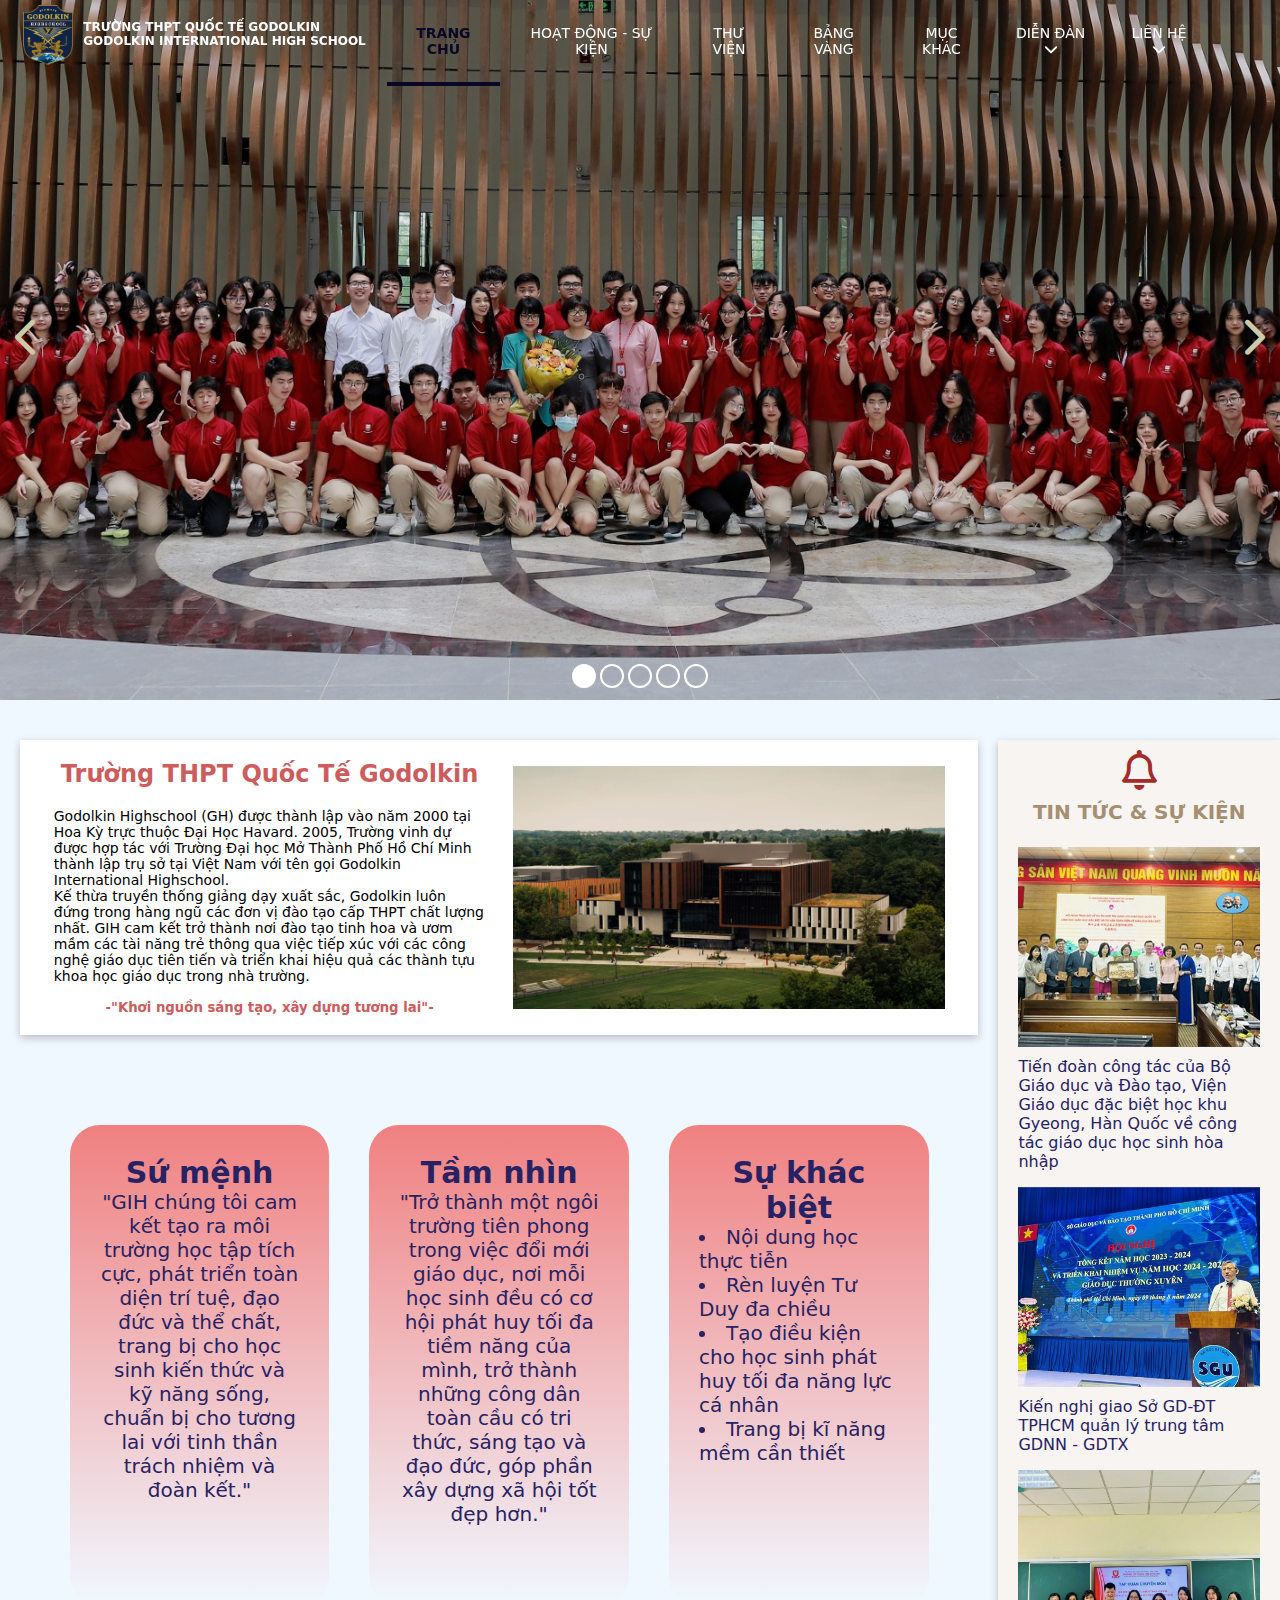
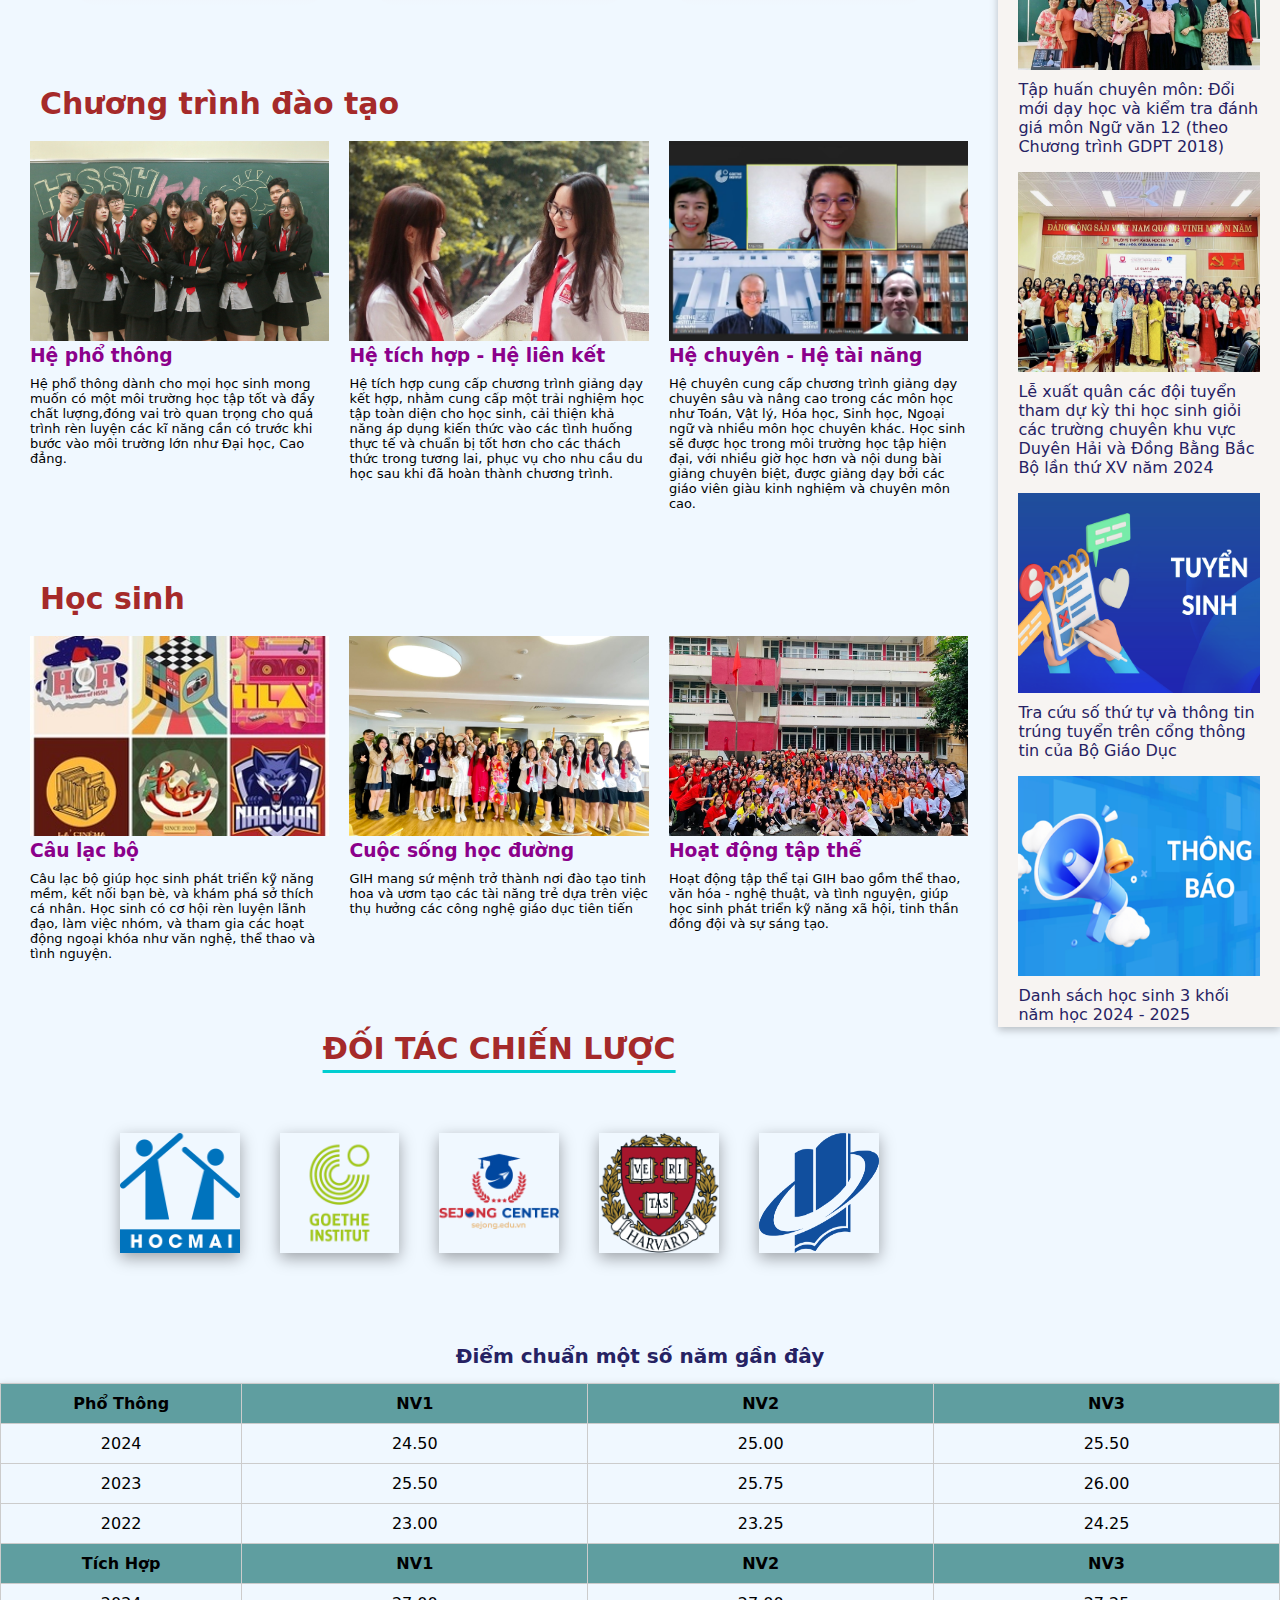
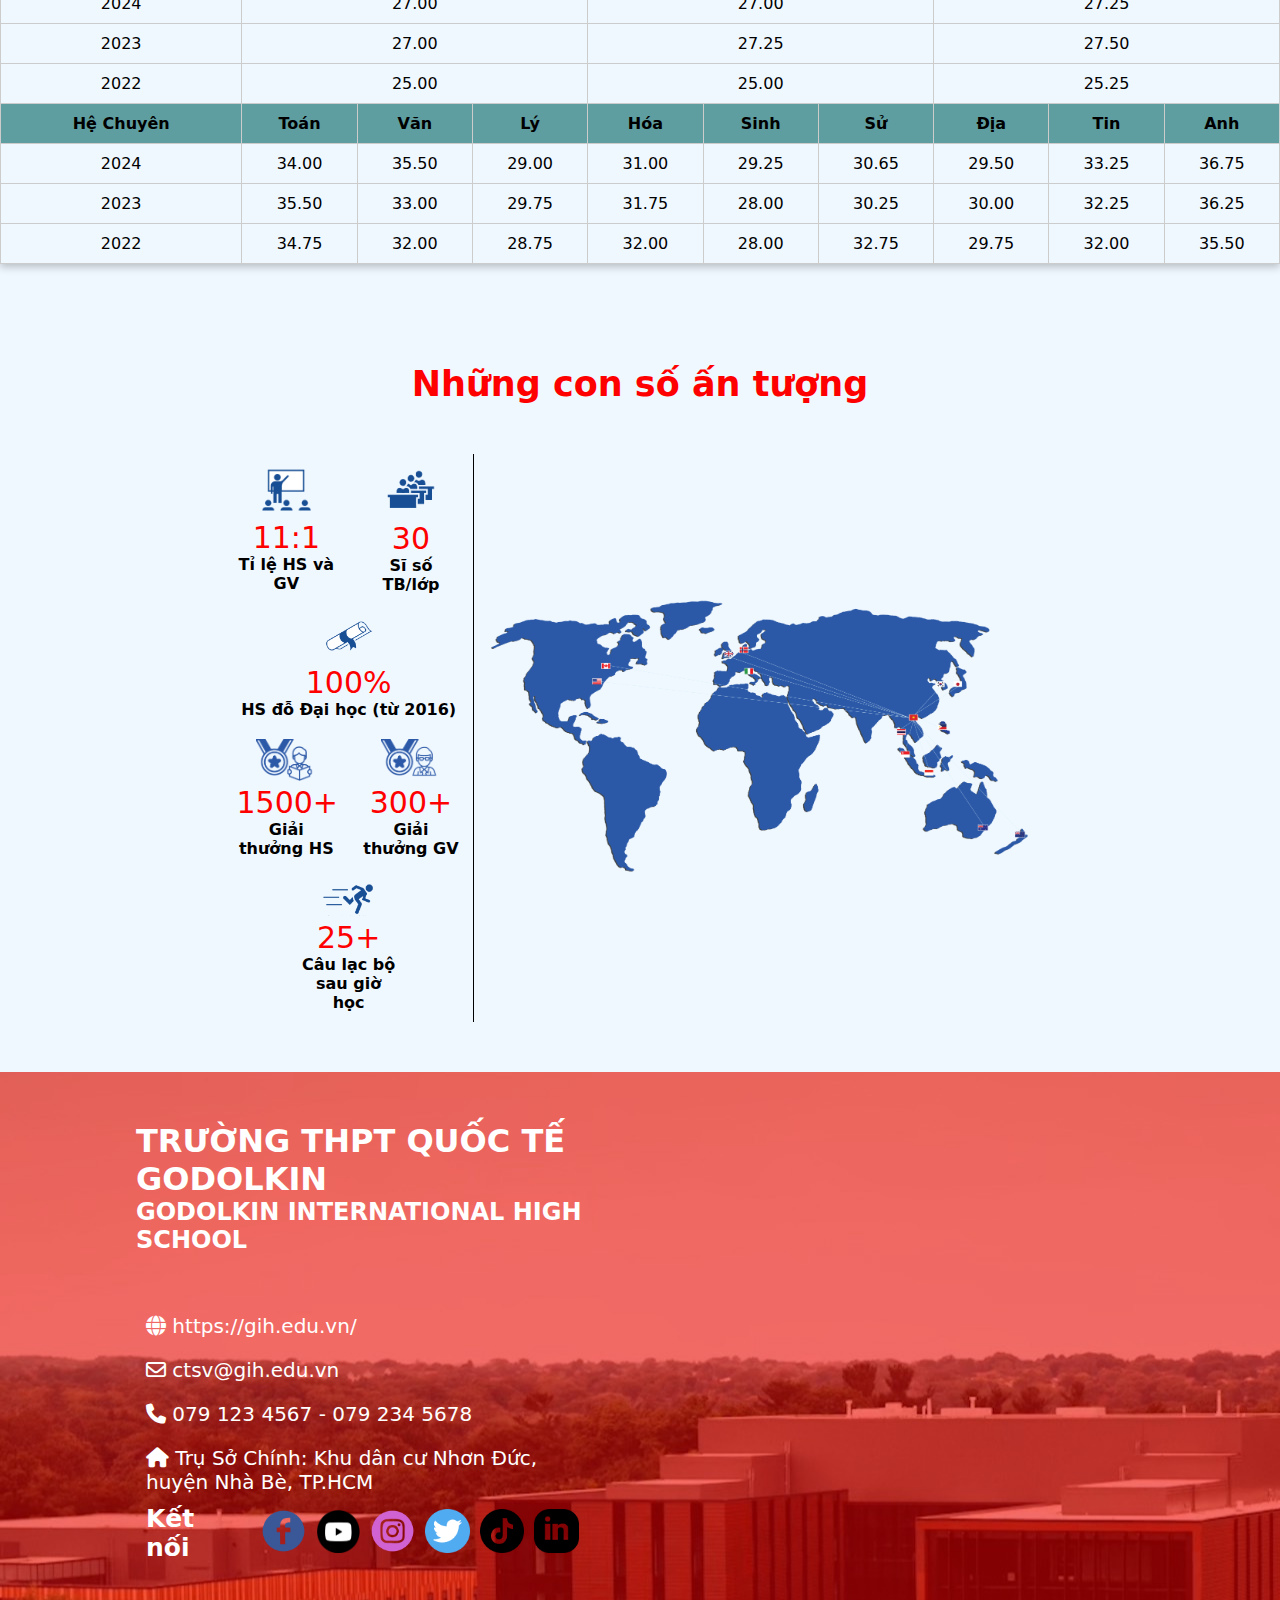
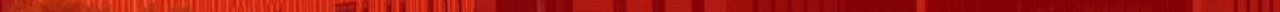
<file: index.html>
<!DOCTYPE html>
<html lang="en">
<head>
    <meta charset="UTF-8">
    <meta name="viewport" content="width=device-width, initial-scale=1.0">
    <link href="CSS/header_footer.css" rel="stylesheet">
    <link href="CSS/index.css" rel="stylesheet">
    <link href="https://cdnjs.cloudflare.com/ajax/libs/font-awesome/6.6.0/css/all.min.css" rel="stylesheet">
    <script src="https://cdnjs.cloudflare.com/ajax/libs/jquery/3.7.1/jquery.min.js"></script>
    <script src="J.SCRIPT/header_footer.js"></script>
    <script src="J.SCRIPT/index.js"></script>
    <link rel="icon" href="image/logo.png">
    <title>TRƯỜNG THPT QUỐC TẾ GODOLKIN</title>
</head>
<body>
    <header class="flex">
        <div class="header flex">
            <a href="index.html"  class="flex">
                <img src="image/logo.png" />
                <div class="name">
                    TRƯỜNG THPT QUỐC TẾ GODOLKIN <br>GODOLKIN INTERNATIONAL HIGH SCHOOL
                </div>
            </a>
            <div id="bars"><i class="fa-solid fa-bars"></i></div>
        </div>
        
        <nav class="flex">
            <ul class="menu flex">
                <li><a href="index.html">TRANG CHỦ</a></li>
                <li><a href="event.html">HOẠT ĐỘNG - SỰ KIỆN</a></li>
                <li><a href="library.html">THƯ VIỆN</a></li>
                <li><a href="goldenBoard.html">BẢNG VÀNG</a></li>
                <li><a href="form.html">MỤC KHÁC</a></li>
                <li class="subs"><a href="#">DIỄN ĐÀN <i class="fa-solid fa-chevron-down"></i></a>
                    <ul class="sub">
                        <li><a href="#"><i class="fa-solid fa-calculator"></i>  Diễn Đàn Toán - Tin</a></li>
                        <li><a href="#"><i class="fa-solid fa-book"></i>  Diễn Đàn Ngữ Văn</a></li>
                        <li><a href="#"><i class="fa-solid fa-language"></i>  Diễn Đàn Ngoại Ngữ</a></li>
                        <li><a href="#"><i class="fa-solid fa-mountain-city"></i> Diễn Đàn KHXH</a></li>
                        <li><a href="#"><i class="fa-solid fa-flask"></i>  Diễn Đàn KHTN</a></li>
                        <li><a href="#"><i class="fa-solid fa-person-running"></i>  Diễn Đàn TDTT - TTDT</a></li>
                    </ul>
                </li>
                <li class="subs"><a href="#">LIÊN HỆ <i class="fa-solid fa-chevron-down"></i></a>
                    <ul class="sub copy">
                        <li >
                            <div>Phòng Giáo Vụ:</div>
                            <span>098 383 6727</span>
                            <button><i class="fa-regular fa-copy"></i></button>
                        </li>
                        <li >
                            <div>Phòng Tổng hợp Hành Chính</div>
                            <span>098 383 7821</span>
                            <button><i class="fa-regular fa-copy"></i></button>
                        </li>
                        <li >
                            <div>Phòng Tổ chức Kế hoạch</div>
                            <span>098 383 8246</span>
                            <button><i class="fa-regular fa-copy"></i></button>
                        </li>
                        <li >
                            <div>Phòng Tài chính - Kế toán</div>
                            <span>098 383 8246</span>
                            <button><i class="fa-regular fa-copy"></i></button>
                        </li>
                    </ul>
                </li>
            </ul>
        </nav>
    </header>
    <div class="slide">
        <div class ="images">
            <div><img src="image/anhdau.jpg" alt=""></div>
            <div><img src="image/anhdau1.jpg" alt=""></div>
            <div><img src="image/anhdau2.jpg" alt=""></div>
            <div><img src="image/anhdau3.jpg" alt=""></div>
            <div><img src="image/anhdau4.jpg" alt=""></div>
        </div>
        <div class="buttons">
            <div class="pre"><i class="fa-solid fa-chevron-left"></i></div>
            <div class="next"><i class="fa-solid fa-chevron-right"></i></div>
        </div>
        <div class="dots flex">
            <div id="dot_0" class="dot_0 activeDot"></div>
            <div id="dot_1" class="dot_1"></div>
            <div id="dot_2" class="dot_2"></div>
            <div id="dot_3" class="dot_3"></div>
            <div id="dot_4" class="dot_4"></div>
        </div>
    </div>
    <main class="flex">
        <div class="left">
            <div class="flex intro">
                <div>
                    <h2 style="text-align: center;">Trường THPT Quốc Tế Godolkin </h2>
                    <p>
                        Godolkin Highschool (GH) được thành lập vào năm 2000 tại Hoa Kỳ trực thuộc Đại Học Havard. 2005, Trường vinh dự được hợp tác với Trường Đại học Mở Thành Phố Hồ Chí Minh thành lập trụ sở tại Việt Nam với tên gọi Godolkin International Highschool. <br>
                        Kế thừa truyền thống giảng dạy xuất sắc, Godolkin luôn đứng trong hàng ngũ các đơn vị đào tạo cấp THPT 
                        chất lượng nhất. GIH cam kết trở thành nơi đào tạo tinh hoa và ươm mầm các tài năng trẻ thông qua việc 
                        tiếp xúc với các công nghệ giáo dục tiên tiến và triển khai hiệu quả các thành tựu khoa học giáo dục 
                        trong nhà trường. <br><br>
                    </p>
                    <h5 style="text-align: center; color: indianred;"> -"Khơi nguồn sáng tạo, xây dựng tương lai"-</h5>
                </div>
                <div>
                    <img src="image/school.jpg">
                </div>
            </div>
            <div class="flex sm">
                <div>
                    <h2>Sứ mệnh</h2>
                    <div>"GIH chúng tôi cam kết tạo ra môi trường học tập tích cực, phát triển toàn diện trí tuệ, đạo đức và thể chất, trang bị cho học sinh kiến thức và kỹ năng sống, chuẩn bị cho tương lai với tinh thần trách nhiệm và đoàn kết."</div>
                </div>
                <div>
                    <h2>Tầm nhìn</h2>
                    <div>"Trở thành một ngôi trường tiên phong trong việc đổi mới giáo dục, nơi mỗi học sinh đều có cơ hội phát huy tối đa tiềm năng của mình, trở thành những công dân toàn cầu có tri thức, sáng tạo và đạo đức, góp phần xây dựng xã hội tốt đẹp hơn."</div>
                </div>
                <div>
                    <h2>Sự khác biệt</h2>
                    <div>
                        <ul>
                            <li>Nội dung học thực tiễn</li>
                            <li>Rèn luyện Tư Duy đa chiều</li>
                            <li>Tạo điều kiện cho học sinh phát huy tối đa năng lực cá nhân</li>
                            <li>Trang bị kĩ năng mềm cần thiết</li>
                        </ul>
                    </div>
                </div>
            </div>
            <div class="infos">
                <h2>Chương trình đào tạo</h2>
                <div class="flex">
                    <div>
                        <img src="image/ctdt2.jpg" />
                        <h3>Hệ phổ thông</h3>
                        <p>
                            Hệ phổ thông dành cho mọi học sinh mong muốn có một môi trường học tập tốt và đầy chất lượng,đóng vai trò quan trọng cho quá trình
                            rèn luyện các kĩ năng cần có trước khi bước vào môi trường lớn như Đại học, Cao đẳng.
                        </p>
                    </div>
                    <div>
                        <img src="image/ctdt1.jpg" />
                        <h3>Hệ tích hợp - Hệ liên kết</h3>
                        <p>
                            Hệ tích hợp cung cấp chương trình giảng dạy kết hợp, nhằm cung cấp một trải nghiệm học tập toàn diện cho học sinh,
                            cải thiện khả năng áp dụng kiến thức vào các tình huống thực tế và chuẩn bị tốt hơn cho các thách thức trong tương lai, phục
                            vụ cho nhu cầu du học sau khi đã hoàn thành chương trình.
                        </p>
                    </div>
                    <div>
                        <img src="image/ctdt3.jpg" />
                        <h3>Hệ chuyên - Hệ tài năng </h3>
                        <p>
                            Hệ chuyên cung cấp chương trình giảng dạy chuyên sâu và nâng cao trong các môn học như Toán, Vật lý, 
                            Hóa học, Sinh học, Ngoại ngữ và nhiều môn học chuyên khác. Học sinh sẽ được học trong môi trường 
                            học tập hiện đại, với nhiều giờ học hơn và nội dung bài giảng chuyên biệt, được giảng dạy bởi các giáo 
                            viên giàu kinh nghiệm và chuyên môn cao.
                        </p>
                    </div>
                </div>
                <h2>Học sinh</h2>
                <div class="flex">
                    <div>
                        <img src="image/hs1.jpg" />
                        <h3>Câu lạc bộ</h3>
                        <p>Câu lạc bộ giúp học sinh phát triển kỹ năng mềm, kết nối bạn bè, và khám phá sở thích cá nhân. Học sinh có cơ hội rèn luyện lãnh đạo, làm việc nhóm, và tham gia các hoạt động ngoại khóa như văn nghệ, thể thao và tình nguyện.</p>
                    </div>
                    <div>
                        <img src="image/hs2.jpg" />
                        <h3>Cuộc sống học đường</h3>
                        <p>GIH mang sứ mệnh trở thành nơi đào tạo tinh hoa và ươm tạo các tài năng trẻ dựa trên việc thụ hưởng các công nghệ giáo dục tiên tiến</p>
                    </div>
                    <div>
                        <img src="image/hs3.jpg" />
                        <h3>Hoạt động tập thể</h3>
                        <p>Hoạt động tập thể tại GIH bao gồm thể thao, văn hóa - nghệ thuật, và tình nguyện, giúp học sinh phát triển kỹ năng xã hội, tinh thần đồng đội và sự sáng tạo.</p>
                    </div>
                </div>
            </div>
            <div class="dt">
                <h2>ĐỐI TÁC CHIẾN LƯỢC</h2>
                <div class=" flex">
                    <img src="image/dt1.png">
                    <img src="image/dt2.png">
                    <img src="image/dt3.png">
                    <img src="image/dt4.png">
                    <img src="image/dt5.png">
                </div>
            </div>
        </div>
        <div class="right">
            <div class="news">
                <div>
                    <div><i class="fa-regular fa-bell"></i></div>
                    <div>Tin tức & Sự kiện</div>
                </div>
                <div>
                    <a href="#" class="new">
                        <div><img src="image/news1.jpg" /></div>
                        <div>Tiến đoàn công tác của Bộ Giáo dục và Đào tạo, Viện Giáo dục đặc biệt học khu Gyeong, Hàn Quốc về công tác giáo dục học sinh hòa nhập</div>
                    </a>
                    <a href="#" class="new">
                        <div><img src="image/news2.jpg" /></div>
                        <div>Kiến nghị giao Sở GD-ĐT TPHCM quản lý trung tâm GDNN - GDTX</div>
                    </a>
                    <a href="#" class="new">
                        <div><img src="image/news3.jpg" /></div>
                        <div>Tập huấn chuyên môn: Đổi mới dạy học và kiểm tra đánh giá môn Ngữ văn 12 (theo Chương trình GDPT 2018)</div>
                    </a>
                    <a href="#" class="new">
                        <div><img src="image/news4.jpg" /></div>
                        <div>Lễ xuất quân các đội tuyển tham dự kỳ thi học sinh giỏi các trường chuyên khu vực Duyên Hải và Đồng Bằng Bắc Bộ lần thứ XV năm 2024</div>
                    </a>
                    <a href="#" class="new">
                        <div><img src="image/news5.png" /></div>
                        <div>Tra cứu số thứ tự và thông tin trúng tuyển trên cổng thông tin của Bộ Giáo Dục</div>
                    </a>
                    <a href="#" class="new">
                        <div><img src="image/news6.png" /></div>
                        <div>Danh sách học sinh 3 khối năm học 2024 - 2025</div>
                    </a>
            </div>
        </div>
    </main>
    <br> <br> <br> <br>
    <div class="score">
        <table>
            <caption align="value">Điểm chuẩn một số năm gần đây</caption>
          <thead>
            <tr>
              <th>Phổ Thông</th>
              <th colspan="3">NV1</th>
              <th colspan="3">NV2</th>
              <th colspan="3">NV3</th>
            </tr>
          </thead>
          <tbody>
            <tr>
                <td>2024</td>
                <td colspan="3">24.50</td>
                <td colspan="3">25.00</td>
                <td colspan="3">25.50</td>
            </tr>
            <tr>
                <td>2023</td>
                <td colspan="3">25.50</td>
                <td colspan="3">25.75</td>
                <td colspan="3">26.00</td>
            </tr>
            <tr>
                <td>2022</td>
                <td colspan="3">23.00</td>
                <td colspan="3">23.25</td>
                <td colspan="3">24.25</td>
            </tr>
            <thead>
              <tr>
                <th>Tích Hợp</th>
                <th colspan="3">NV1</th>
                <th colspan="3">NV2</th>
                <th colspan="3">NV3</th>
              </tr>
            </thead>
            <tbody>
              <tr>
                  <td>2024</td>
                  <td colspan="3">27.00</td>
                  <td colspan="3">27.00</td>
                  <td colspan="3">27.25</td>
              </tr>
              <tr>
                  <td>2023</td>
                  <td colspan="3">27.00</td>
                  <td colspan="3">27.25</td>
                  <td colspan="3">27.50</td>
              </tr>
              <tr>
                  <td>2022</td>
                  <td colspan="3">25.00</td>
                  <td colspan="3">25.00</td>
                  <td colspan="3">25.25</td>
              </tr>
            </tbody>
            <thead>
                <tr>
                  <th>Hệ Chuyên</th>
                  <th>Toán</th>
                  <th>Văn</th>
                  <th>Lý </th>
                  <th>Hóa</th>
                  <th>Sinh</th>
                  <th>Sử</th>
                  <th>Địa</th>
                  <th>Tin</th>
                  <th>Anh</th>
                </tr>
              </thead>
              <tbody>
                <tr>
                    <td>2024</td>
                    <td>34.00</td>
                    <td>35.50</td>
                    <td>29.00</td>
                    <td>31.00</td>
                    <td>29.25</td>
                    <td>30.65</td>
                    <td>29.50</td>
                    <td>33.25</td>
                    <td>36.75</td>
                </tr>
                <tr>
                    <td>2023</td>
                    <td>35.50</td>
                    <td>33.00</td>
                    <td>29.75</td>
                    <td>31.75</td>
                    <td>28.00</td>
                    <td>30.25</td>
                    <td>30.00</td>
                    <td>32.25</td>
                    <td>36.25</td>
                </tr>
                <tr>
                    <td>2022</td>
                    <td>34.75</td>
                    <td>32.00</td>
                    <td>28.75</td>
                    <td>32.00</td>
                    <td>28.00</td>
                    <td>32.75</td>
                    <td>29.75</td>
                    <td>32.00</td>
                    <td>35.50</td>
                </tr>
              </tbody>
        </table>
      </div>
    </div>
    <div class="maps">
        <h2>Những con số ấn tượng</h2>
        <div class="map flex">
            <div class="map_left flex">
                <div>
                    <img src="image/iconmap1.png" />
                    <div class="map_info">
                        <div>11:1</div>
                        <div>Tỉ lệ HS và GV</div>
                    </div>
                </div>
                <div>
                    <img src="image/iconmap2.png" />
                    <div class="map_info">
                        <div>30</div>
                        <div>Sĩ số TB/lớp</div>
                    </div>
                </div>
                <div class="full">
                    <img src="image/iconmap3.png" />
                    <div class="map_info">
                        <div>100%</div>
                        <div>HS đỗ Đại học (từ 2016)</div>
                    </div>
                </div>
                <div>
                    <img src="image/iconmap4.png" />
                    <div class="map_info">
                        <div>1500+</div>
                        <div>Giải thưởng HS</div>
                    </div>
                </div>
                <div>
                    <img src="image/iconmap5.png" />
                    <div class="map_info">
                        <div>300+</div>
                        <div>Giải thưởng GV</div>
                    </div>
                </div>
                <div>
                    <img src="image/iconmap6.png" />
                    <div class="map_info">
                        <div>25+</div>
                        <div>Câu lạc bộ sau giờ học</div>
                    </div>
                </div>
            </div>
            <div class="map_right">
                <img src="image/map.png" />
            </div>
        </div>
    </div>
    <button id="scrollToTop"><i class="fa-solid fa-arrow-up"></i></button> 
    <footer class="flex">
        <div class="f_left">
            <h1>TRƯỜNG THPT QUỐC TẾ GODOLKIN</h1>
            <h2>GODOLKIN INTERNATIONAL HIGH SCHOOL</h2>
            <ul>
                <li><i class="fa-solid fa-globe"></i> https://gih.edu.vn/</li>
                <li><i class="fa-regular fa-envelope"></i> ctsv@gih.edu.vn</li>
                <li><i class="fa-solid fa-phone"></i> 079 123 4567 - 079 234 5678</li>
                <li><i class="fa-solid fa-house"></i> Trụ Sở Chính: Khu dân cư Nhơn Đức, huyện Nhà Bè, TP.HCM</li>
            </ul>
            <div class="social flex">
                <p>Kết nối</p>
                <a href="https://www.facebook.com/" target="_blank"><img src="image/social1.png" /></a>
                <a href="https://www.youtube.com/" target="_blank"><img src="image/social2.png" /></a>
                <a href="https://www.instagram.com/" target="_blank"><img src="image/social3.png" /></a>
                <a href="https://x.com/" target="_blank"><img src="image/social4.png" /></a>
                <a href="https://www.tiktok.com/" target="_blank"><img src="image/social5.png" /></a>
                <a href="https://www.linkedin.com/" target="_blank"><img src="image/social6.png" /></a>
            </div>
        </div>
        <div class="f_right">
            <iframe src="https://www.google.com/maps/embed?pb=!1m18!1m12!1m3!1d3920.764100538625!2d106.68809457575938!3d10.675409961047427!2m3!1f0!2f0!3f0!3m2!1i1024!2i768!4f13.1!3m3!1m2!1s0x31753100099ce9ed%3A0xdb6079801f0735ea!2zVHLGsOG7nW5nIMSQ4bqhaSBo4buNYyBN4bufIFRQLiBI4buTIENow60gTWluaCAoY8ahIHPhu58gMyk!5e0!3m2!1svi!2s!4v1723477096112!5m2!1svi!2s" style="border:0;" allowfullscreen="" loading="lazy" referrerpolicy="no-referrer-when-downgrade"></iframe>
        </div>
    </footer>
</body>
</html>
</file>
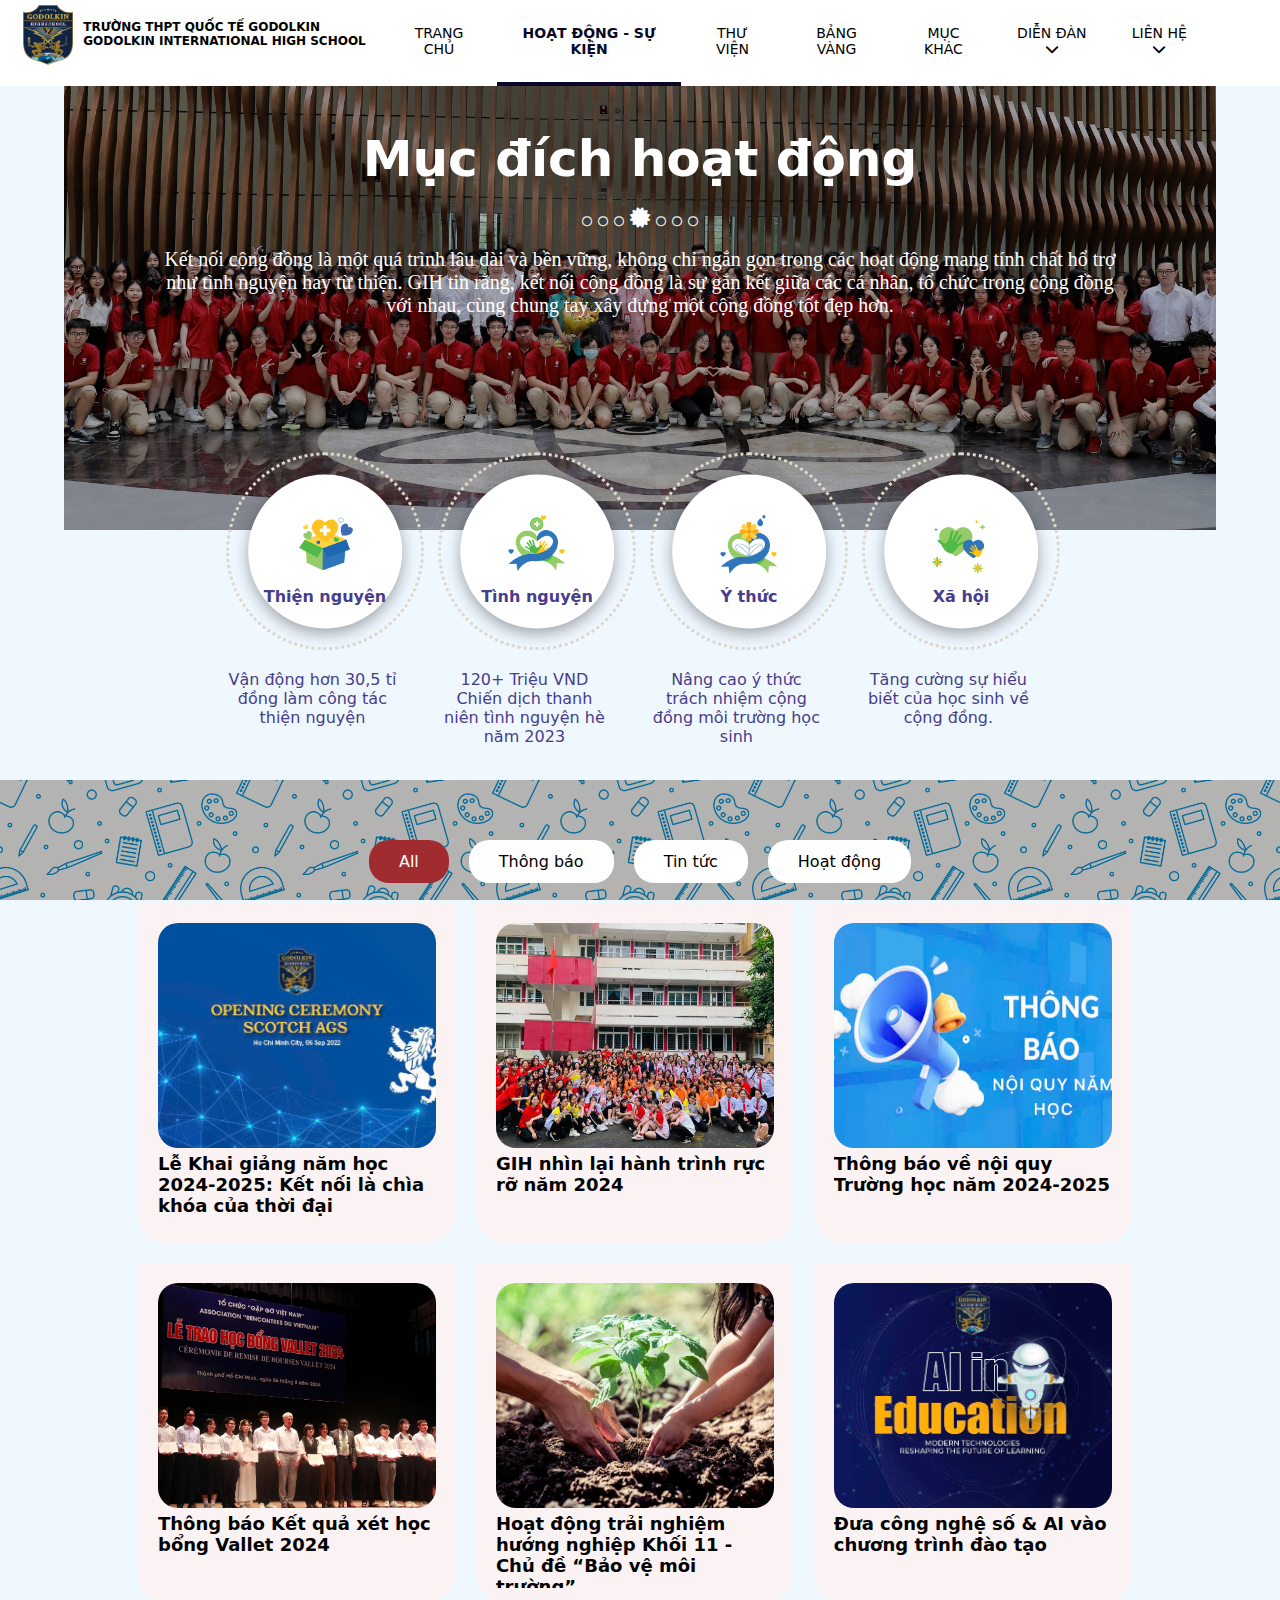
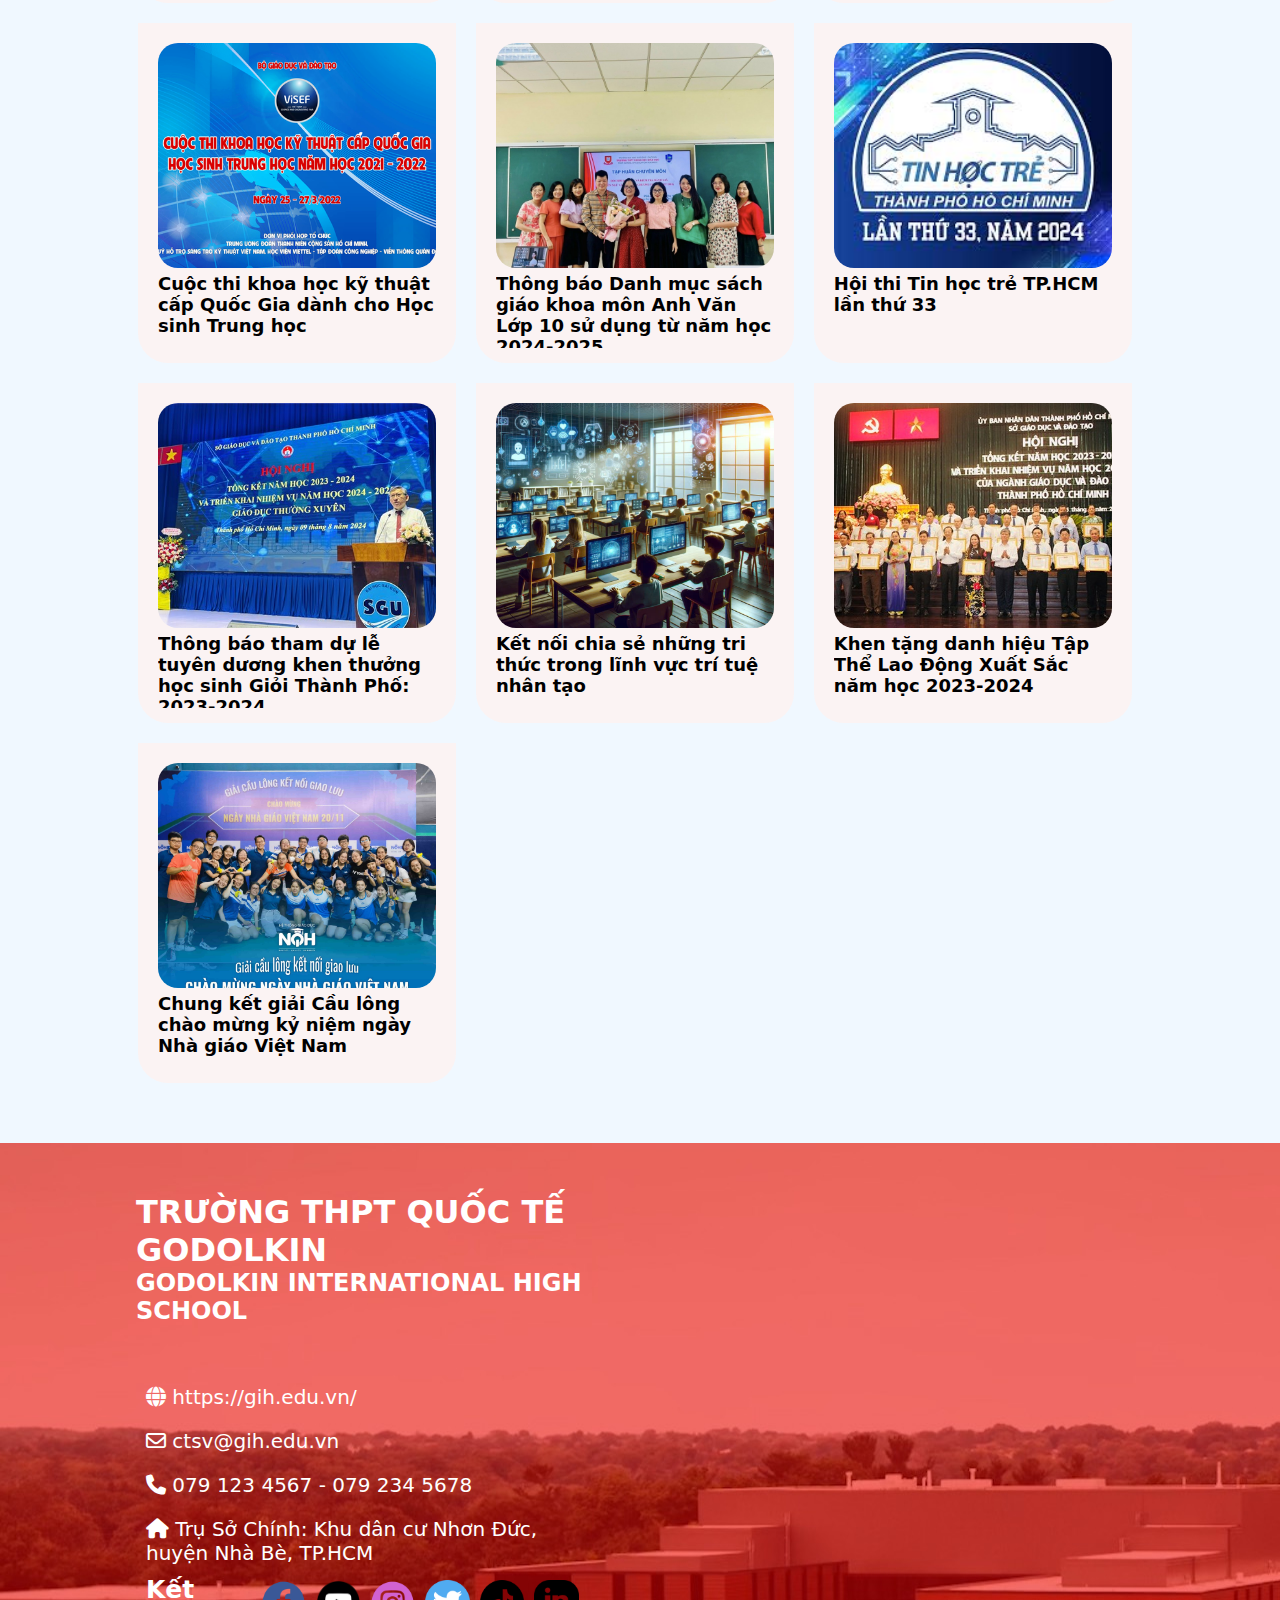
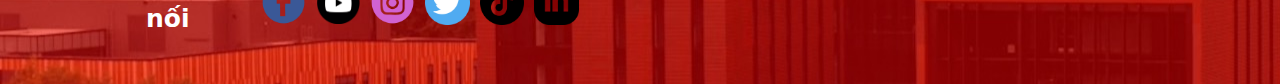
<file: event.html>
<!DOCTYPE html>
<html lang="en">
<head>
    <meta charset="UTF-8">
    <meta name="viewport" content="width=device-width, initial-scale=1.0">
    <link href="CSS/header_footer.css" rel="stylesheet">
    <link href="CSS/event.css" rel="stylesheet">
    <link href="https://cdnjs.cloudflare.com/ajax/libs/font-awesome/6.6.0/css/all.min.css" rel="stylesheet">
    <script src="https://cdnjs.cloudflare.com/ajax/libs/jquery/3.7.1/jquery.min.js"></script>
    <script src="J.SCRIPT/header_footer.js"></script>
    <script src="J.SCRIPT/event.js"></script>
    <link rel="icon" href="image/logo.png">
    <title>TRƯỜNG THPT QUỐC TẾ GODOLKIN</title>
</head>
<body>
    <header class="flex">
        <div class="header flex">
            <a href="index.html"  class="flex">
                <img src="image/logo.png" />
                <div class="name">
                    TRƯỜNG THPT QUỐC TẾ GODOLKIN <br>GODOLKIN INTERNATIONAL HIGH SCHOOL
                </div>
            </a>
            <div id="bars"><i class="fa-solid fa-bars"></i></div>
        </div>
        <nav>
            <ul class="menu flex">
                <li><a href="index.html">TRANG CHỦ</a></li>
                <li><a href="event.html">HOẠT ĐỘNG - SỰ KIỆN</a></li>
                <li><a href="library.html">THƯ VIỆN</a></li>
                <li><a href="goldenBoard.html">BẢNG VÀNG</a></li>
                <li><a href="form.html">MỤC KHÁC</a></li>
                <li class="subs"><a href="#">DIỄN ĐÀN <i class="fa-solid fa-chevron-down"></i></a>
                    <ul class="sub">
                        <li><a href="#"><i class="fa-solid fa-calculator"></i>  Diễn Đàn Toán - Tin</a></li>
                        <li><a href="#"><i class="fa-solid fa-book"></i>  Diễn Đàn Ngữ Văn</a></li>
                        <li><a href="#"><i class="fa-solid fa-language"></i>  Diễn Đàn Ngoại Ngữ</a></li>
                        <li><a href="#"><i class="fa-solid fa-mountain-city"></i> Diễn Đàn KHXH</a></li>
                        <li><a href="#"><i class="fa-solid fa-flask"></i>  Diễn Đàn KHTN</a></li>
                        <li><a href="#"><i class="fa-solid fa-person-running"></i>  Diễn Đàn TDTT - TTDT</a></li>
                    </ul>
                </li>
                <li class="subs"><a href="#">LIÊN HỆ <i class="fa-solid fa-chevron-down"></i></a>
                    <ul class="sub copy">
                        <li >
                            <div>Phòng Giáo Vụ:</div>
                            <span>098 383 6727</span>
                            <button><i class="fa-regular fa-copy"></i></button>
                        </li>
                        <li >
                            <div>Phòng Tổng hợp Hành Chính</div>
                            <span>098 383 7821</span>
                            <button><i class="fa-regular fa-copy"></i></button>
                        </li>
                        <li >
                            <div>Phòng Tổ chức Kế hoạch</div>
                            <span>098 383 8246</span>
                            <button><i class="fa-regular fa-copy"></i></button>
                        </li>
                        <li >
                            <div>Phòng Tài chính - Kế toán</div>
                            <span>098 383 8246</span>
                            <button><i class="fa-regular fa-copy"></i></button>
                        </li>
                        <li >
                            <div>Phòng Tài chính - Kế toán</div>
                            <span>098 383 8246</span>
                            <button><i class="fa-regular fa-copy"></i></button>
                        </li>
                    </ul>
                </li>
            </ul>
        </nav>
    </header>
    <div class="activity-intro">
        <div class="bg-md">
            <img src="image/anhdau.jpg" />
        </div>
        <div class="md">
            <h1>Mục đích hoạt động</h1>
            <p><i class="fa-regular fa-circle"></i><i class="fa-regular fa-circle"></i><i class="fa-regular fa-circle"></i><i class="fa-solid fa-certificate"></i><i class="fa-regular fa-circle"></i><i class="fa-regular fa-circle"></i><i class="fa-regular fa-circle"></i></p>
            <p>Kết nối cộng đồng là một quá trình lâu dài và bền vững, không chỉ ngắn gọn trong các hoạt động mang tính chất hổ trợ như tình nguyện hay từ thiện. GIH tin rằng, kết nối cộng đồng là sự gắn kết giữa các cá nhân, tổ chức trong cộng đồng với nhau, cùng chung tay xây dựng một cộng đồng tốt đẹp hơn.</p>
        </div>
        <div class="gt flex">
            <div>
                <div class="circle">
                    <div>
                        <img src="image/gt1.png" />
                        <div class=>Thiện nguyện</div>
                    </div>
                </div>
                <p>Vận động hơn 30,5 tỉ đồng làm công tác thiện nguyện</p>
            </div>
            <div>
                <div class="circle">
                    <div>
                        <img src="image/gt2.png" />
                        <div class=>Tình nguyện</div>
                    </div>
                </div>
                <p>120+ Triệu VND Chiến dịch thanh niên tình nguyện hè năm 2023</p>
            </div>
            <div>
                <div class="circle">
                    <div>
                        <img src="image/gt3.png" />
                        <div class=>Ý thức</div>
                    </div>
                </div>
                <p>Nâng cao ý thức trách nhiệm cộng đồng môi trường học sinh</p>
            </div>
            <div>
                <div class="circle">
                    <div>
                        <img src="image/gt4.png" />
                        <div class=>Xã hội</div>
                    </div>
                </div>
                <p>Tăng cường sự hiểu biết của học sinh về cộng đồng.</p>
            </div>
        </div>
    </div>
    <main>
        <ul class="flex list">
            <li data-name="all" class="active">All</li>
            <li data-name="tb">Thông báo</li>
            <li data-name="tt">Tin tức</li>
            <li data-name="hd">Hoạt động</li>
        </ul>
        <div class="info flex">
            <div class="item all" data-name="tt">
                <div>
                    <div class="over">
                        <a href="#"><img src="image/ev0.jpg"></a>
                    </div>
                    <div class="under">
                        <a href="#"><h2>Lễ Khai giảng năm học <br> 2024-2025: Kết nối là chìa khóa của thời đại</h2></a>
                    </div>
                </div>
            </div>
            <div class="item all" data-name="tt">
                <div>
                    <div class="over">
                        <a href="#"><img src="image/ev1.jpg"></a>
                    </div>
                    <div class="under">
                        <a href="#"><h2>GIH nhìn lại hành trình rực rỡ năm 2024</h2></a>
                    </div>
                </div>
            </div>
            <div class="item all" data-name="tb">
                <div>
                    <div class="over">
                        <a href="#"><img src="image/ev2.jpg"></a>
                    </div>
                    <div class="under">
                        <a href="#"><h2>Thông báo về nội quy Trường học năm 2024-2025</h2></a>
                    </div>
                </div>
            </div>
            <div class="item all" data-name="tb">
                <div>
                    <div class="over">
                        <a href="#"><img src="image/ev3.png"></a>
                    </div>
                    <div class="under">
                        <a href="#"><h2>Thông báo Kết quả xét học bổng Vallet 2024</h2></a>
                    </div>
                </div>
            </div>
            <div class="item all" data-name="hd">
                <div>
                    <div class="over">
                        <a href="#"><img src="image/ev4.jpg"></a>
                    </div>
                    <div class="under">
                        <a href="#"><h2>Hoạt động trải nghiệm hướng nghiệp Khối 11 - Chủ đề “Bảo vệ môi trường”</h2></a>
                    </div>
                </div>
            </div>
            <div class="item all" data-name="tt">
                <div>
                    <div class="over">
                        <a href="#"><img src="image/ev5.jpg"></a>
                    </div>
                    <div class="under">
                        <a href="#"><h2>Đưa công nghệ số & AI vào chương trình đào tạo</h2></a>
                    </div>
                </div>
            </div>
            <div class="item all" data-name="hd">
                <div>
                    <div class="over">
                        <a href="#"><img src="image/ev6.png"></a>
                    </div>
                    <div class="under">
                        <a href="#"><h2>Cuộc thi khoa học kỹ thuật cấp Quốc Gia dành cho Học sinh Trung học</h2></a>
                    </div>
                </div>
            </div>
            <div class="item all" data-name="tb">
                <div>
                    <div class="over">
                        <a href="#"><img src="image/news3.jpg"></a>
                    </div>
                    <div class="under">
                        <a href="#"><h2>Thông báo Danh mục sách giáo khoa môn Anh Văn Lớp 10 sử dụng từ năm học 2024-2025</h2></a>
                    </div>
                </div>
            </div>
            <div class="item all" data-name="hd">
                <div>
                    <div class="over">
                        <a href="#"><img src="image/ev8.png"></a>
                    </div>
                    <div class="under">
                        <a href="#"><h2>Hội thi Tin học trẻ TP.HCM lần thứ 33</h2></a>
                    </div>
                </div>
            </div>
            <div class="item all" data-name="tb">
                <div>
                    <div class="over">
                        <a href="#"><img src="image/news2.jpg"></a>
                    </div>
                    <div class="under">
                        <a href="#"><h2>Thông báo tham dự lễ tuyên dương khen thưởng học sinh Giỏi Thành Phố: 2023-2024</h2></a>
                    </div>
                </div>
            </div>
            <div class="item all" data-name="tt">
                <div>
                    <div class="over">
                        <a href="#"><img src="image/ev10.jpg"></a>
                    </div>
                    <div class="under">
                        <a href="#"><h2>Kết nối chia sẻ những tri thức trong lĩnh vực trí tuệ nhân tạo</h2></a>
                    </div>
                </div>
            </div>
            <div class="item all" data-name="tt">
                <div>
                    <div class="over">
                        <a href="#"><img src="image/ev11.jpg"></a>
                    </div>
                    <div class="under">
                        <a href="#"><h2>Khen tặng danh hiệu Tập Thể Lao Động Xuất Sắc năm học 2023-2024</h2></a>
                    </div>
                </div>
            </div>
            <div class="item all" data-name="hd">
                <div>
                    <div class="over">
                        <a href="#"><img src="image/ev12.jpg"></a>
                    </div>
                    <div class="under">
                        <a href="#"><h2>Chung kết giải Cầu lông chào mừng kỷ niệm ngày Nhà giáo Việt Nam</h2></a>
                    </div>
                </div>
            </div>
        </div>
    </main>
    <button id="scrollToTop"><i class="fa-solid fa-arrow-up"></i></button> 
    <footer class="flex">
        <div class="f_left">
            <h1>TRƯỜNG THPT QUỐC TẾ GODOLKIN</h1>
            <h2>GODOLKIN INTERNATIONAL HIGH SCHOOL</h2>
            <ul>
                <li><i class="fa-solid fa-globe"></i> https://gih.edu.vn/</li>
                <li><i class="fa-regular fa-envelope"></i> ctsv@gih.edu.vn</li>
                <li><i class="fa-solid fa-phone"></i> 079 123 4567 - 079 234 5678</li>
                <li><i class="fa-solid fa-house"></i> Trụ Sở Chính: Khu dân cư Nhơn Đức, huyện Nhà Bè, TP.HCM</li>
            </ul>
            <div class="social flex">
                <p>Kết nối</p>
                <a href="https://www.facebook.com/" target="_blank"><img src="image/social1.png" /></a>
                <a href="https://www.youtube.com/" target="_blank"><img src="image/social2.png" /></a>
                <a href="https://www.instagram.com/" target="_blank"><img src="image/social3.png" /></a>
                <a href="https://x.com/" target="_blank"><img src="image/social4.png" /></a>
                <a href="https://www.tiktok.com/" target="_blank"><img src="image/social5.png" /></a>
                <a href="https://www.linkedin.com/" target="_blank"><img src="image/social6.png" /></a>
            </div>
        </div>
        <div class="f_right">
            <iframe src="https://www.google.com/maps/embed?pb=!1m18!1m12!1m3!1d3920.764100538625!2d106.68809457575938!3d10.675409961047427!2m3!1f0!2f0!3f0!3m2!1i1024!2i768!4f13.1!3m3!1m2!1s0x31753100099ce9ed%3A0xdb6079801f0735ea!2zVHLGsOG7nW5nIMSQ4bqhaSBo4buNYyBN4bufIFRQLiBI4buTIENow60gTWluaCAoY8ahIHPhu58gMyk!5e0!3m2!1svi!2s!4v1723477096112!5m2!1svi!2s" style="border:0;" allowfullscreen="" loading="lazy" referrerpolicy="no-referrer-when-downgrade"></iframe>
        </div>
    </footer>
</body>
</html>
</file>
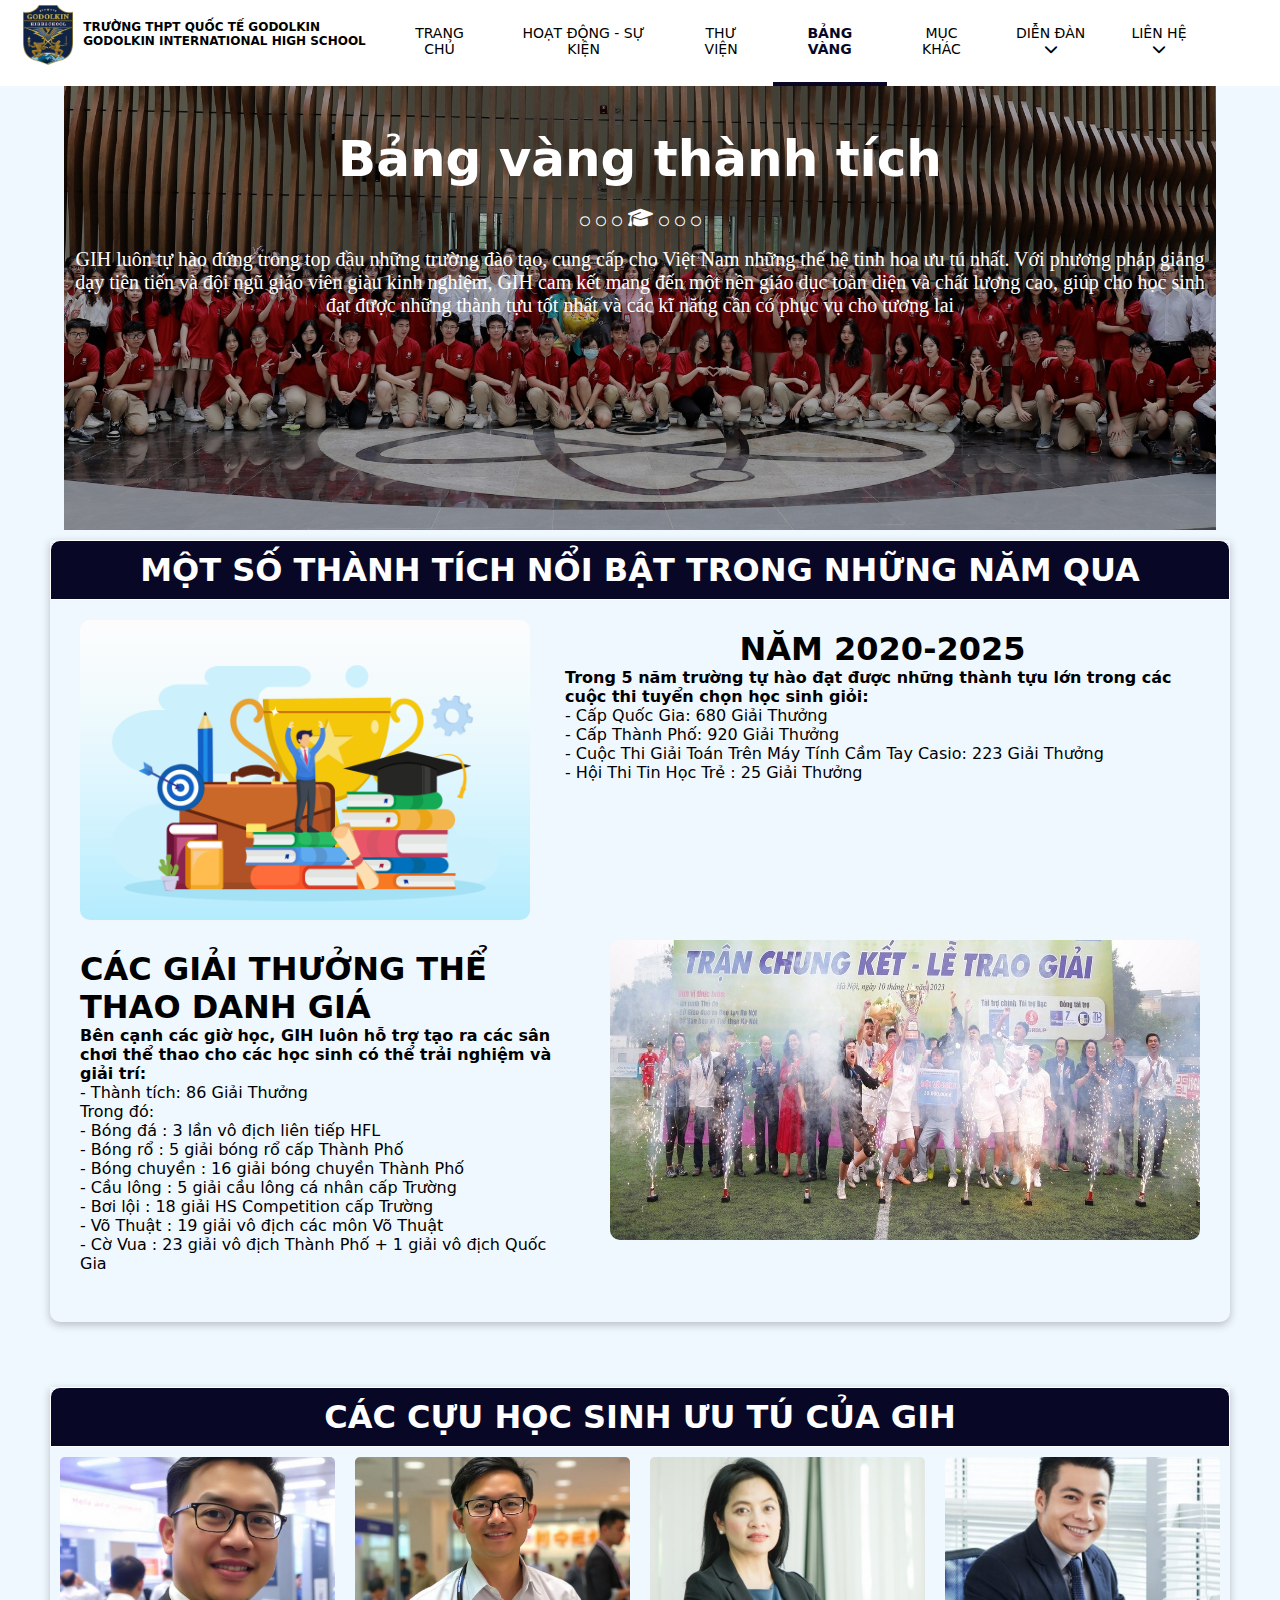
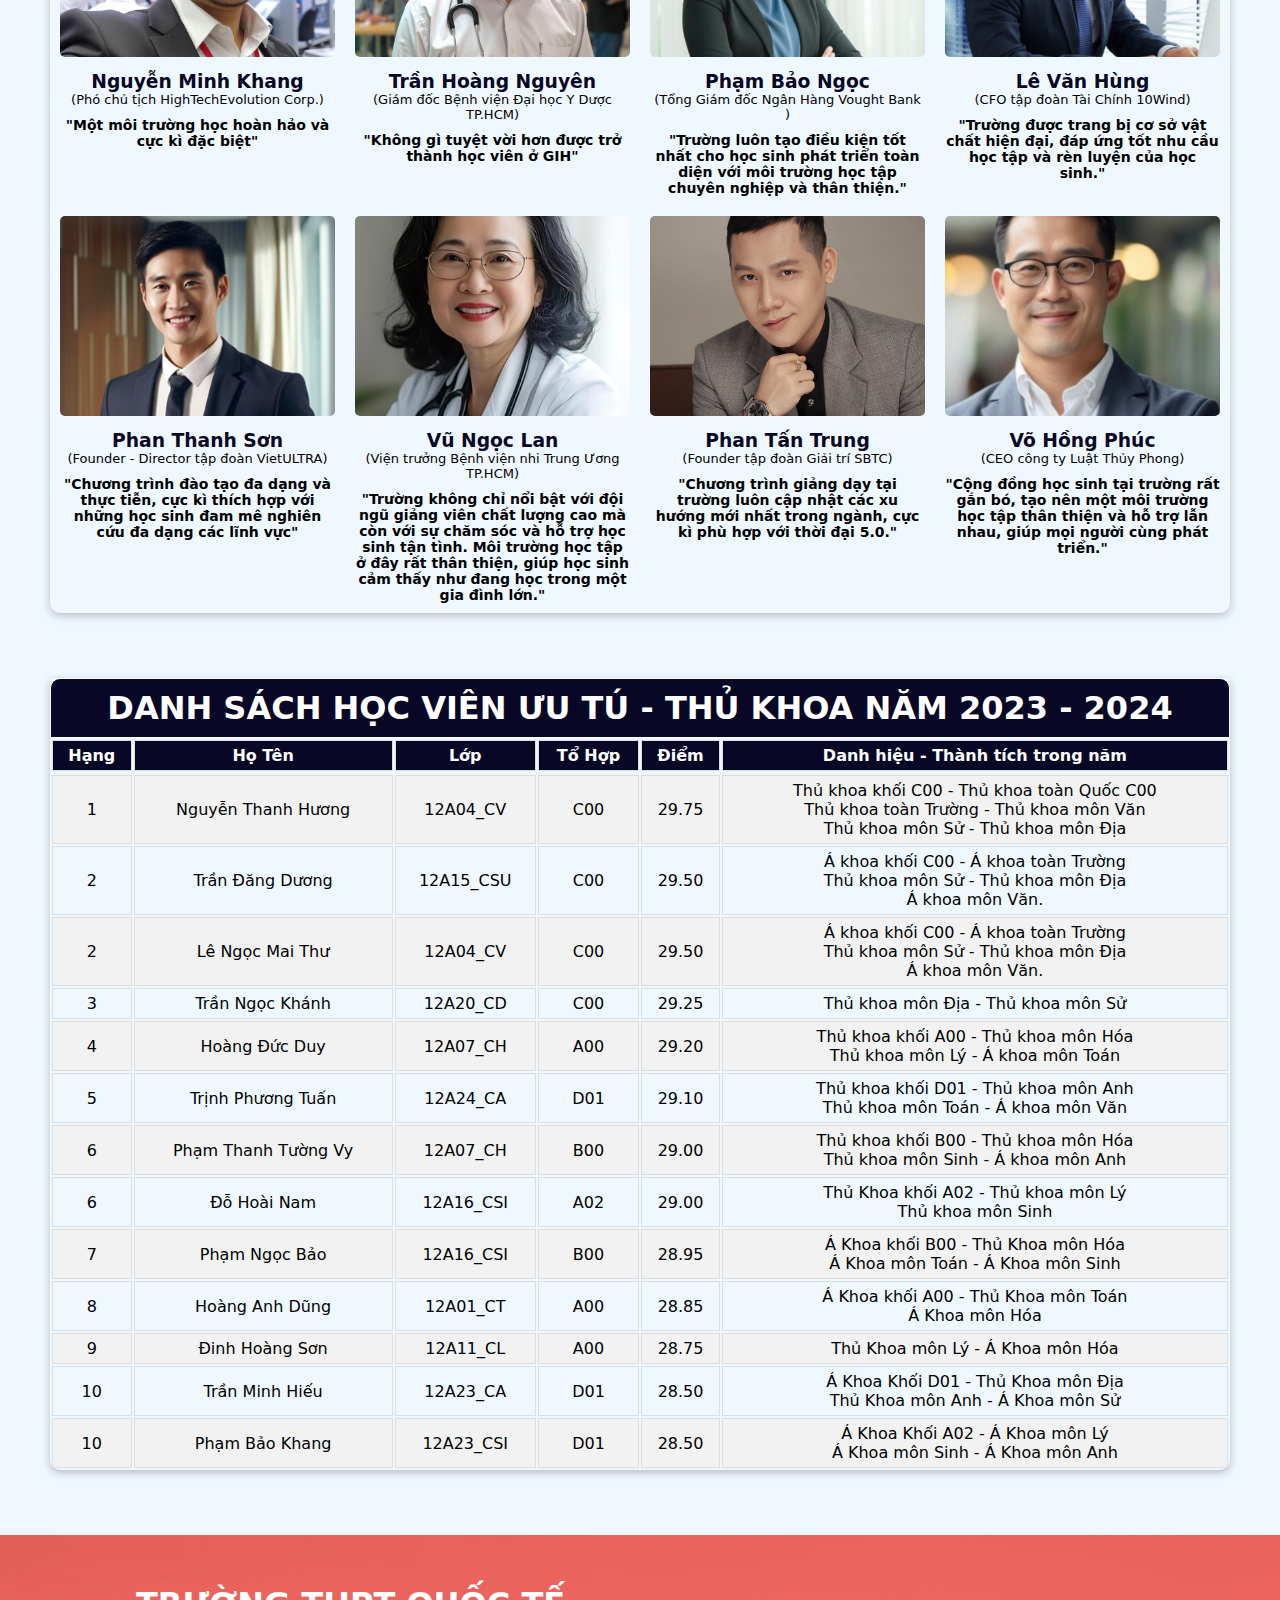
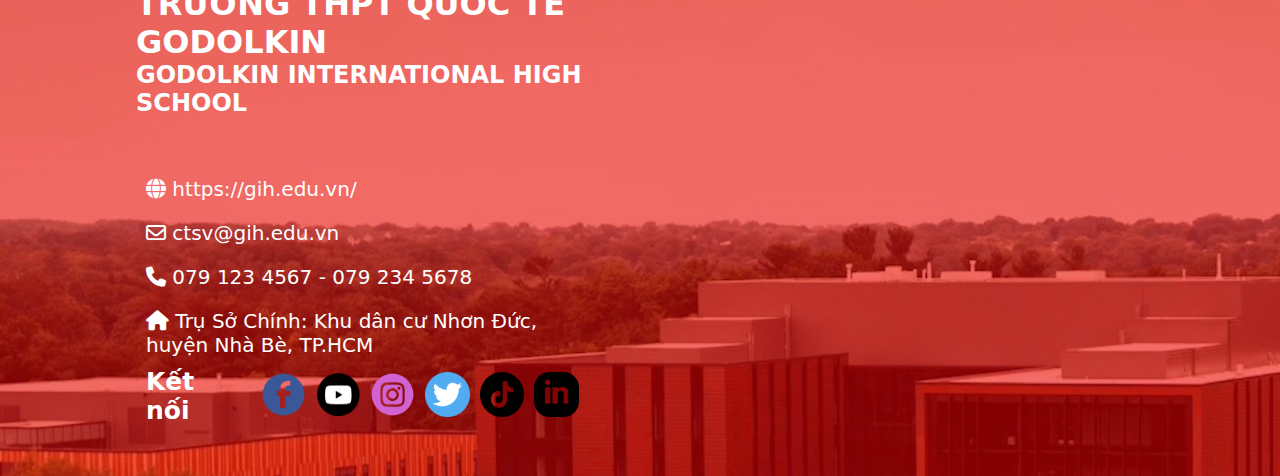
<file: goldenBoard.html>
<!DOCTYPE html>
<html lang="en">
<head>
    <meta charset="UTF-8">
    <meta name="viewport" content="width=device-width, initial-scale=1.0">
    <link href="CSS/header_footer.css" rel="stylesheet">
    <link href="CSS/gb.css" rel="stylesheet">
    <link href="https://cdnjs.cloudflare.com/ajax/libs/font-awesome/6.6.0/css/all.min.css" rel="stylesheet">
    <script src="https://cdnjs.cloudflare.com/ajax/libs/jquery/3.7.1/jquery.min.js"></script>
    <script src="J.SCRIPT/header_footer.js"></script>
    <link rel="icon" href="image/logo.png">
    <title>TRƯỜNG THPT QUỐC TẾ GODOLKIN</title>
</head>
<body>
    <header class="flex">
        <div class="header flex">
            <a href="index.html"  class="flex">
                <img src="image/logo.png" />
                <div class="name">
                    TRƯỜNG THPT QUỐC TẾ GODOLKIN <br>GODOLKIN INTERNATIONAL HIGH SCHOOL
                </div>
            </a>
            <div id="bars"><i class="fa-solid fa-bars"></i></div>
        </div>
        <nav class="flex">
            <ul class="menu flex">
                <li><a href="index.html">TRANG CHỦ</a></li>
                <li><a href="event.html">HOẠT ĐỘNG - SỰ KIỆN</a></li>
                <li><a href="library.html">THƯ VIỆN</a></li>
                <li><a href="goldenBoard.html">BẢNG VÀNG</a></li>
                <li><a href="form.html">MỤC KHÁC</a></li>
                <li class="subs"><a href="#">DIỄN ĐÀN <i class="fa-solid fa-chevron-down"></i></a>
                    <ul class="sub">
                        <li><a href="#"><i class="fa-solid fa-calculator"></i>  Diễn Đàn Toán - Tin</a></li>
                        <li><a href="#"><i class="fa-solid fa-book"></i>  Diễn Đàn Ngữ Văn</a></li>
                        <li><a href="#"><i class="fa-solid fa-language"></i>  Diễn Đàn Ngoại Ngữ</a></li>
                        <li><a href="#"><i class="fa-solid fa-mountain-city"></i> Diễn Đàn KHXH</a></li>
                        <li><a href="#"><i class="fa-solid fa-flask"></i>  Diễn Đàn KHTN</a></li>
                        <li><a href="#"><i class="fa-solid fa-person-running"></i>  Diễn Đàn TDTT - TTDT</a></li>
                    </ul>
                </li>
                <li class="subs"><a href="#">LIÊN HỆ <i class="fa-solid fa-chevron-down"></i></a>
                    <ul class="sub copy">
                        <li >
                            <div>Phòng Giáo Vụ:</div>
                            <span>098 383 6727</span>
                            <button><i class="fa-regular fa-copy"></i></button>
                        </li>
                        <li >
                            <div>Phòng Tổng hợp Hành Chính</div>
                            <span>098 383 7821</span>
                            <button><i class="fa-regular fa-copy"></i></button>
                        </li>
                        <li >
                            <div>Phòng Tổ chức Kế hoạch</div>
                            <span>098 383 8246</span>
                            <button><i class="fa-regular fa-copy"></i></button>
                        </li>
                        <li >
                            <div>Phòng Tài chính - Kế toán</div>
                            <span>098 383 8246</span>
                            <button><i class="fa-regular fa-copy"></i></button>
                        </li>
                    </ul>
                </li>
            </ul>
        </nav>
    </header>
    <div class="activity-intro">
        <div class="bg-md">
            <img src="image/anhdau.jpg" />
        </div>
        <div class="md">
            <h1>Bảng vàng thành tích</h1>
            <p><i class="fa-regular fa-circle"></i><i class="fa-regular fa-circle"></i><i class="fa-regular fa-circle"></i><i class="fa-solid fa-graduation-cap"></i><i class="fa-regular fa-circle"></i><i class="fa-regular fa-circle"></i><i class="fa-regular fa-circle"></i></p>
            <p>GIH luôn tự hào đứng trong top đầu những trường đào tạo, cung cấp cho Việt Nam những thế hệ tinh hoa ưu tú nhất. Với phương pháp giảng dạy tiên tiến và đội ngũ giáo viên giàu kinh nghiệm, GIH cam kết mang đến một nền giáo dục toàn diện và chất lượng cao, giúp cho học sinh đạt được những thành tựu tốt nhất và các kĩ năng cần có phục vụ cho tương lai </p>
        </div>
    </div>
    <main>
       <section class="gb_intro">
        <div class="gb-text">
            <h1>MỘT SỐ THÀNH TÍCH NỔI BẬT TRONG NHỮNG NĂM QUA</h1>
        </div>
            <div class="flex first-sec">
                <img src="image/gb1.jpg">
                <div class="first-sec-text">
                    <h1>
                        NĂM 2020-2025 
                     </h1>
                     <h4>
                         Trong 5 năm trường tự hào đạt được những thành tựu lớn trong các cuộc thi tuyển chọn học sinh giỏi:
                     </h4>
                     <p>
                         - Cấp Quốc Gia: 680 Giải Thưởng <br>
                         - Cấp Thành Phố: 920 Giải Thưởng <br>
                         - Cuộc Thi Giải Toán Trên Máy Tính Cầm Tay Casio: 223 Giải Thưởng <br>
                         - Hội Thi Tin Học Trẻ : 25 Giải Thưởng <br>
                    </p>
                </div>
            </div>
            <div class="flex second-sec">
                <div class="second-sec-text">
                    <h1>CÁC GIẢI THƯỞNG THỂ THAO DANH GIÁ</h1>
                    <h4>Bên cạnh các giờ học, GIH luôn hỗ trợ tạo ra các sân chơi thể thao cho các học sinh có thể trải nghiệm và giải trí: </h4>
                    <p>
                        - Thành tích: 86 Giải Thưởng <br>
                        Trong đó: <br>
                        - Bóng đá : 3 lần vô địch liên tiếp HFL<br>
                        - Bóng rổ : 5 giải bóng rổ cấp Thành Phố<br>
                        - Bóng chuyền : 16 giải bóng chuyền Thành Phố<br>
                        - Cầu lông : 5 giải cầu lông cá nhân cấp Trường<br>
                        - Bơi lội : 18 giải HS Competition cấp Trường<br>
                        - Võ Thuật : 19 giải vô địch các môn Võ Thuật<br>
                        - Cờ Vua : 23 giải vô địch Thành Phố + 1 giải vô địch Quốc Gia<br>
                    </p>
                </div>
                <img src="image/gb2.jpg">
            </div>
            <br>
        </section>
        <section class="gb_intro">
            <div class="gb-text">
                <h1>CÁC CỰU HỌC SINH ƯU TÚ CỦA GIH</h1>
            </div>
            <div class="student">
                <div class="flex">
                    <div>
                        <img src="image/gb3.png"/>
                        <h3>Nguyễn Minh Khang</h3>
                        <p>(Phó chủ tịch HighTechEvolution Corp.)</p>
                        <h4>"Một môi trường học hoàn hảo và cực kì đặc biệt"</h4>    
                    </div>
                    <div>
                        <img src="image/gb4.png"/>
                        <h3>Trần Hoàng Nguyên</h3>
                        <p>(Giám đốc Bệnh viện Đại học Y Dược TP.HCM)</p>
                        <h4>"Không gì tuyệt vời hơn được trở thành học viên ở GIH"</h4>
                    </div>
                    <div>
                        <img src="image/gb5.png"/>
                        <h3>Phạm Bảo Ngọc</h3>
                        <p>(Tổng Giám đốc Ngân Hàng Vought Bank )</p>
                        <h4>"Trường luôn tạo điều kiện tốt nhất cho học sinh phát triển toàn diện với môi trường học tập chuyên nghiệp và thân thiện."</h4>
                    </div>
                    <div>
                        <img src="image/gb6.png"/>
                        <h3>Lê Văn Hùng</h3>
                        <p>(CFO tập đoàn Tài Chính 10Wind)</p>
                        <h4>"Trường được trang bị cơ sở vật chất hiện đại, đáp ứng tốt nhu cầu học tập và rèn luyện của học sinh."</h4>
                    </div>
                </div>
            </div>
            <div class="student">
                <div class="flex">
                    <div>
                        <img src="image/gb7.png"/>
                        <h3>Phan Thanh Sơn</h3>
                        <p>(Founder - Director tập đoàn VietULTRA)</p>
                        <h4>"Chương trình đào tạo đa dạng và thực tiễn, cực kì thích hợp với những học sinh đam mê nghiên cứu đa dạng các lĩnh vực"</h4>    
                    </div>
                    <div>
                        <img src="image/gb8.png"/>
                        <h3>Vũ Ngọc Lan</h3>
                        <p>(Viện trưởng Bệnh viện nhi Trung Ương TP.HCM)</p>
                        <h4>"Trường không chỉ nổi bật với đội ngũ giảng viên chất lượng cao mà còn với sự chăm sóc và hỗ trợ học sinh tận tình. Môi trường học tập ở đây rất thân thiện, giúp học sinh cảm thấy như đang học trong một gia đình lớn."</h4>
                    </div>
                    <div>
                        <img src="image/gb9.jpg"/>
                        <h3>Phan Tấn Trung</h3>
                        <p>(Founder tập đoàn Giải trí SBTC)</p>
                        <h4>"Chương trình giảng dạy tại trường luôn cập nhật các xu hướng mới nhất trong ngành, cực kì phù hợp với thời đại 5.0."</h4>
                    </div>
                    <div>
                        <img src="image/gb10.png"/>
                        <h3>Võ Hồng Phúc</h3>
                        <p>(CEO công ty Luật Thủy Phong)</p>
                        <h4>"Cộng đồng học sinh tại trường rất gắn bó, tạo nên một môi trường học tập thân thiện và hỗ trợ lẫn nhau, giúp mọi người cùng phát triển."</h4>
                    </div>
                </div>
            </div>
        </section>
        <section class="gb_intro">
            <div class="gb-text">
                <h1>DANH SÁCH HỌC VIÊN ƯU TÚ - THỦ KHOA NĂM 2023 - 2024</h1>
            </div>
            <div>
                <table class="student-table">
                    <thead>
                        <tr>
                            <th>Hạng</th>
                            <th>Họ Tên</th>
                            <th>Lớp</th>
                            <th>Tổ Hợp</th>
                            <th>Điểm</th>
                            <th>Danh hiệu - Thành tích trong năm</th>
                        </tr>
                    </thead>
                    <tbody>
                        <tr>
                            <tr>
                                <td>1</td>
                                <td>Nguyễn Thanh Hương</td>
                                <td>12A04_CV</td>
                                <td>C00</td>
                                <td>29.75</td>
                                <td>
                                    Thủ khoa khối C00 -  Thủ khoa toàn Quốc C00<br>
                                    Thủ khoa toàn Trường - Thủ khoa môn Văn <br>
                                    Thủ khoa môn Sử - Thủ khoa môn Địa
                                </td>
                            </tr>
                            <tr>
                                <td>2</td>
                                <td>Trần Đăng Dương</td>
                                <td>12A15_CSU</td>
                                <td>C00</td>
                                <td>29.50</td>
                                <td>
                                    Á khoa khối C00 -  Á khoa toàn Trường<br>
                                    Thủ khoa môn Sử - Thủ khoa môn Địa <br>
                                    Á khoa môn Văn.
                                </td>
                            </tr>
                            <tr>
                                <td>2</td>
                                <td>Lê Ngọc Mai Thư</td>
                                <td>12A04_CV</td>
                                <td>C00</td>
                                <td>29.50</td>
                                <td>
                                    Á khoa khối C00 -  Á khoa toàn Trường<br>
                                    Thủ khoa môn Sử - Thủ khoa môn Địa <br>
                                    Á khoa môn Văn.
                                </td>
                            </tr>
                            <tr>
                                <td>3</td>
                                <td>Trần Ngọc Khánh</td>
                                <td>12A20_CD</td>
                                <td>C00</td>
                                <td>29.25</td>
                                <td>
                                  Thủ khoa môn Địa - Thủ khoa môn Sử
                                </td>
                            </tr>
                            <tr>
                                <td>4</td>
                                <td>Hoàng Đức Duy</td>
                                <td>12A07_CH</td>
                                <td>A00</td>
                                <td>29.20</td>
                                <td>
                                    Thủ khoa khối A00 - Thủ khoa môn Hóa<br>
                                    Thủ khoa môn Lý - Á khoa môn Toán <br>
                                </td>
                            </tr>
                            <tr>
                                <td>5</td>
                                <td>Trịnh Phương Tuấn</td>
                                <td>12A24_CA</td>
                                <td>D01</td>
                                <td>29.10</td>
                                <td>
                                    Thủ khoa khối D01 - Thủ khoa môn Anh <br>
                                    Thủ khoa môn Toán - Á khoa môn Văn
                                </td>
                
                            </tr>
                            <tr>
                                <td>6</td>
                                <td>Phạm Thanh Tường Vy</td>
                                <td>12A07_CH</td>
                                <td>B00</td>
                                <td>29.00</td>
                                <td>
                                    Thủ khoa khối B00 - Thủ khoa môn Hóa <br>
                                    Thủ khoa môn Sinh - Á khoa môn Anh
                                </td>
                            </tr>
                            <tr>
                                <td>6</td>
                                <td>Đỗ Hoài Nam</td>
                                <td>12A16_CSI</td>
                                <td>A02</td>
                                <td>29.00</td>
                                <td>
                                    Thủ Khoa khối A02 - Thủ khoa môn Lý <br>
                                    Thủ khoa môn Sinh
                                </td>
                            </tr>
                            <tr>
                                <td>7</td>
                                <td>Phạm Ngọc Bảo</td>
                                <td>12A16_CSI</td>
                                <td>B00</td>
                                <td>28.95</td>
                                <td>
                                    Á Khoa khối B00 - Thủ Khoa môn Hóa<br>
                                    Á Khoa môn Toán - Á Khoa môn Sinh
                                </td>
                            </tr>
                            <tr>
                                <td>8</td>
                                <td>Hoàng Anh Dũng</td>
                                <td>12A01_CT</td>
                                <td>A00</td>
                                <td>28.85</td>
                                <td>
                                   Á Khoa khối A00 - Thủ Khoa môn Toán <br>
                                   Á Khoa môn Hóa 
                                </td>
                            </tr>
                            <tr>
                                <td>9</td>
                                <td>Đinh Hoàng Sơn</td>
                                <td>12A11_CL</td>
                                <td>A00</td>
                                <td>28.75</td>
                                <td>
                                    Thủ Khoa môn Lý - Á Khoa môn Hóa
                                </td>
                            </tr> 
                            <tr>
                                <td>10</td>
                                <td>Trần Minh Hiếu</td>
                                <td>12A23_CA</td>
                                <td>D01</td>
                                <td>28.50</td>
                                <td>
                                    Á Khoa Khối D01 - Thủ Khoa môn Địa <br>
                                    Thủ Khoa môn Anh - Á Khoa môn Sử
                                </td>
                            </tr> 
                            <tr>
                                <td>10</td>
                                <td>Phạm Bảo Khang</td>
                                <td>12A23_CSI</td>
                                <td>D01</td>
                                <td>28.50</td>
                                <td>
                                   Á Khoa Khối A02 - Á Khoa môn Lý <br>
                                   Á Khoa môn Sinh - Á Khoa môn Anh
                                </td>
                            </tr>                            
                        </tr>
                    </tbody>
                </table>
            </div>
        </section>  
    </main>
    <button id="scrollToTop"><i class="fa-solid fa-arrow-up"></i></button> 
    <footer class="flex">
        <div class="f_left">
            <h1>TRƯỜNG THPT QUỐC TẾ GODOLKIN</h1>
            <h2>GODOLKIN INTERNATIONAL HIGH SCHOOL</h2>
            <ul>
                <li><i class="fa-solid fa-globe"></i> https://gih.edu.vn/</li>
                <li><i class="fa-regular fa-envelope"></i> ctsv@gih.edu.vn</li>
                <li><i class="fa-solid fa-phone"></i> 079 123 4567 - 079 234 5678</li>
                <li><i class="fa-solid fa-house"></i> Trụ Sở Chính: Khu dân cư Nhơn Đức, huyện Nhà Bè, TP.HCM</li>
            </ul>
            <div class="social flex">
                <p>Kết nối</p>
                <a href="https://www.facebook.com/" target="_blank"><img src="image/social1.png" /></a>
                <a href="https://www.youtube.com/" target="_blank"><img src="image/social2.png" /></a>
                <a href="https://www.instagram.com/" target="_blank"><img src="image/social3.png" /></a>
                <a href="https://x.com/" target="_blank"><img src="image/social4.png" /></a>
                <a href="https://www.tiktok.com/" target="_blank"><img src="image/social5.png" /></a>
                <a href="https://www.linkedin.com/" target="_blank"><img src="image/social6.png" /></a>
            </div>
        </div>
        <div class="f_right">
            <iframe src="https://www.google.com/maps/embed?pb=!1m18!1m12!1m3!1d3920.764100538625!2d106.68809457575938!3d10.675409961047427!2m3!1f0!2f0!3f0!3m2!1i1024!2i768!4f13.1!3m3!1m2!1s0x31753100099ce9ed%3A0xdb6079801f0735ea!2zVHLGsOG7nW5nIMSQ4bqhaSBo4buNYyBN4bufIFRQLiBI4buTIENow60gTWluaCAoY8ahIHPhu58gMyk!5e0!3m2!1svi!2s!4v1723477096112!5m2!1svi!2s" style="border:0;" allowfullscreen="" loading="lazy" referrerpolicy="no-referrer-when-downgrade"></iframe>
        </div>
    </footer>
</body>
</html>
</file>
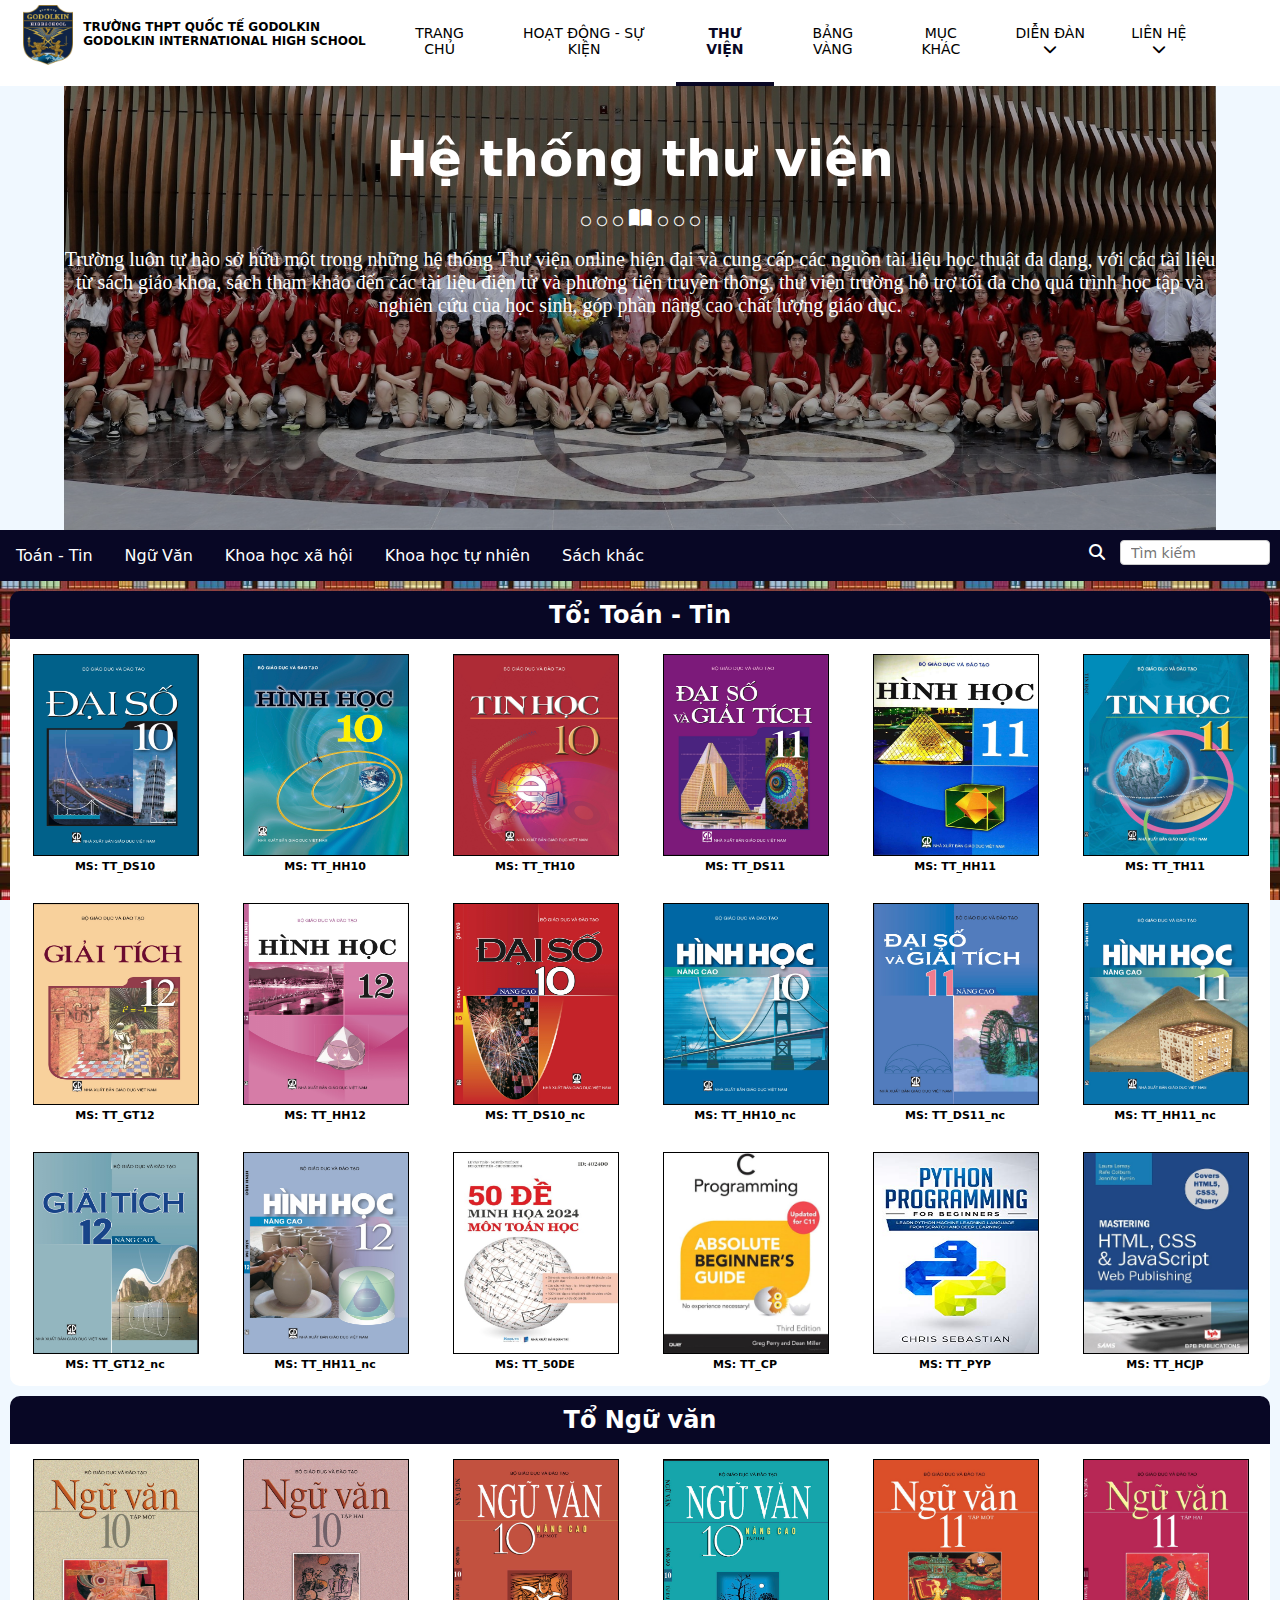
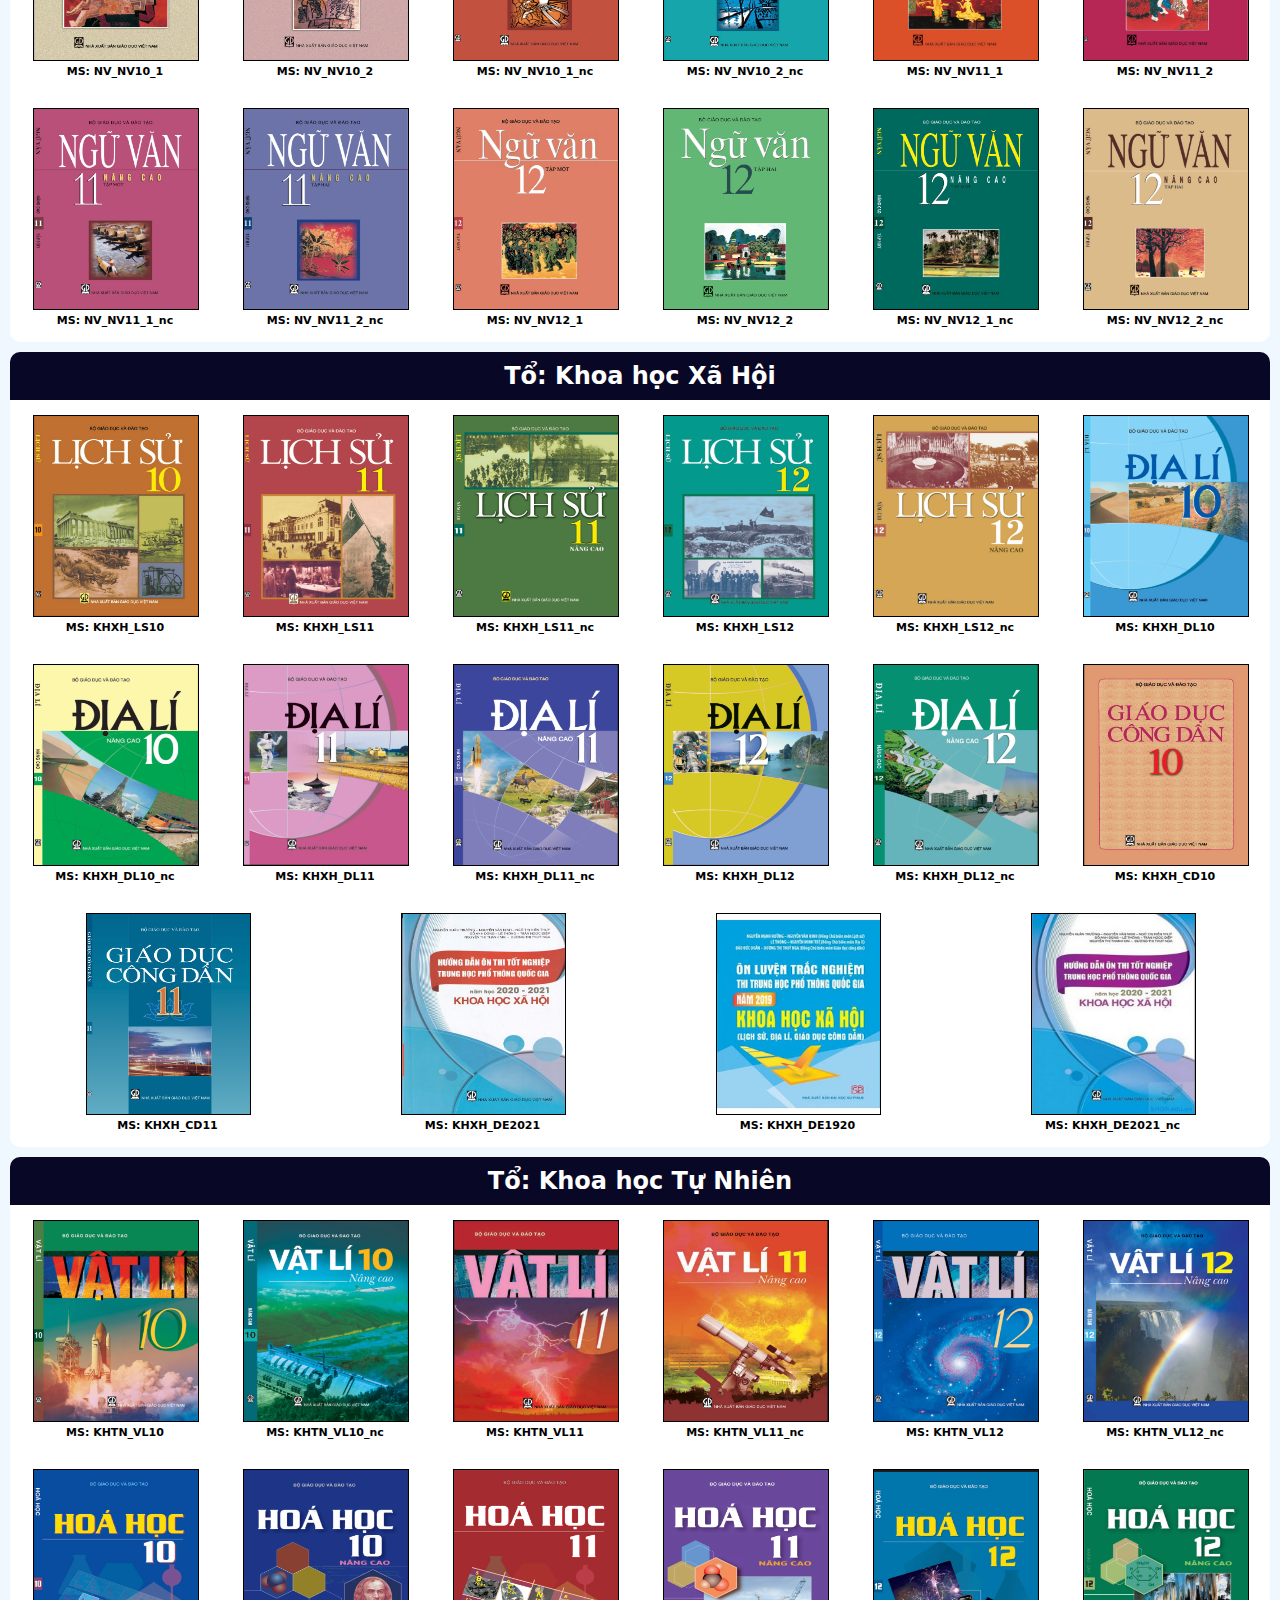
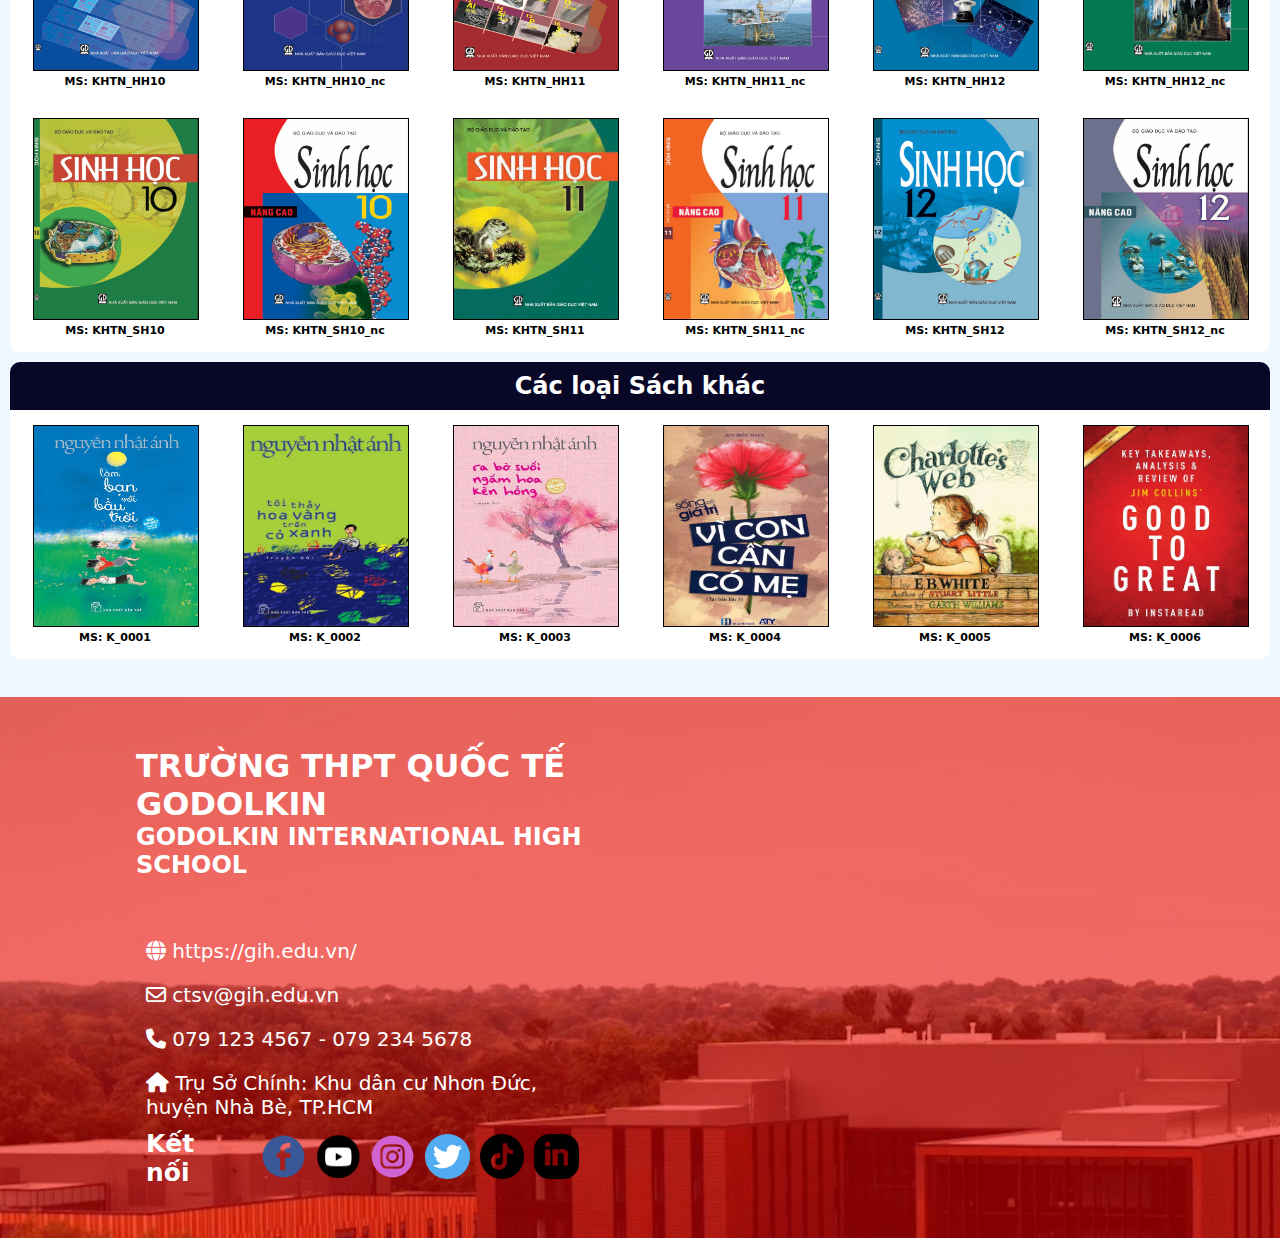
<file: library.html>
<!DOCTYPE html>
<html lang="en">
<head>
    <meta charset="UTF-8">
    <meta name="viewport" content="width=device-width, initial-scale=1.0">
    <link href="CSS/header_footer.css" rel="stylesheet">
    <link href="CSS/lib.css" rel="stylesheet">
    <link href="https://cdnjs.cloudflare.com/ajax/libs/font-awesome/6.6.0/css/all.min.css" rel="stylesheet">
    <script src="https://cdnjs.cloudflare.com/ajax/libs/jquery/3.7.1/jquery.min.js"></script>
    <script src="J.SCRIPT/header_footer.js"></script>
    <script src="J.SCRIPT/library.js"></script>
    <link rel="icon" href="image/logo.png">
    <title>TRƯỜNG THPT QUỐC TẾ GODOLKIN</title>
</head>
<body>
    <header class="flex">
        <div class="header flex">
            <a href="index.html"  class="flex">
                <img src="image/logo.png" />
                <div class="name">
                    TRƯỜNG THPT QUỐC TẾ GODOLKIN <br>GODOLKIN INTERNATIONAL HIGH SCHOOL
                </div>
            </a>
            <div id="bars"><i class="fa-solid fa-bars"></i></div>
        </div>
        <nav>
            <ul class="menu flex">
                <li><a href="index.html">TRANG CHỦ</a></li>
                <li><a href="event.html">HOẠT ĐỘNG - SỰ KIỆN</a></li>
                <li><a href="library.html">THƯ VIỆN</a></li>
                <li><a href="goldenBoard.html">BẢNG VÀNG</a></li>
                <li><a href="form.html">MỤC KHÁC</a></li>
                <li class="subs"><a href="#">DIỄN ĐÀN <i class="fa-solid fa-chevron-down"></i></a>
                    <ul class="sub">
                        <li><a href="#"><i class="fa-solid fa-calculator"></i>  Diễn Đàn Toán - Tin</a></li>
                        <li><a href="#"><i class="fa-solid fa-book"></i>  Diễn Đàn Ngữ Văn</a></li>
                        <li><a href="#"><i class="fa-solid fa-language"></i>  Diễn Đàn Ngoại Ngữ</a></li>
                        <li><a href="#"><i class="fa-solid fa-mountain-city"></i> Diễn Đàn KHXH</a></li>
                        <li><a href="#"><i class="fa-solid fa-flask"></i>  Diễn Đàn KHTN</a></li>
                        <li><a href="#"><i class="fa-solid fa-person-running"></i>  Diễn Đàn TDTT - TTDT</a></li>
                    </ul>
                </li>
                <li class="subs"><a href="#">LIÊN HỆ <i class="fa-solid fa-chevron-down"></i></a>
                    <ul class="sub copy">
                        <li >
                            <div>Phòng Giáo Vụ:</div>
                            <span>098 383 6727</span>
                            <button><i class="fa-regular fa-copy"></i></button>
                        </li>
                        <li >
                            <div>Phòng Tổng hợp Hành Chính</div>
                            <span>098 383 7821</span>
                            <button><i class="fa-regular fa-copy"></i></button>
                        </li>
                        <li >
                            <div>Phòng Tổ chức Kế hoạch</div>
                            <span>098 383 8246</span>
                            <button><i class="fa-regular fa-copy"></i></button>
                        </li>
                        <li >
                            <div>Phòng Tài chính - Kế toán</div>
                            <span>098 383 8246</span>
                            <button><i class="fa-regular fa-copy"></i></button>
                        </li>
                        <li >
                            <div>Phòng Tài chính - Kế toán</div>
                            <span>098 383 8246</span>
                            <button><i class="fa-regular fa-copy"></i></button>
                        </li>
                    </ul>
                </li>
            </ul>
        </nav>
    </header>
    <div class="activity-intro">
        <div class="bg-md">
            <img src="image/anhdau.jpg" />
        </div>
        <div class="md">
            <h1>Hệ thống thư viện</h1>
            <p><i class="fa-regular fa-circle"></i><i class="fa-regular fa-circle"></i><i class="fa-regular fa-circle"></i><i class="fa-solid fa-book-open"></i><i class="fa-regular fa-circle"></i><i class="fa-regular fa-circle"></i><i class="fa-regular fa-circle"></i></p>
            <p>Trường luôn tự hào sở hữu một trong những hệ thống Thư viện online hiện đại và cung cấp các nguồn tài liệu học thuật đa dạng, với các tài liệu từ sách giáo khoa, sách tham khảo đến các tài liệu điện tử và phương tiện truyền thông, thư viện trường hỗ trợ tối đa cho quá trình học tập và nghiên cứu của học sinh, góp phần nâng cao chất lượng giáo dục.</p>
        </div>
    </div>
    <main>
        <div>
            <section class="lib_menu_all flex">
                <ul class="lib_menu flex">
                    <li><a href="#tt">Toán - Tin</a></li>
                    <li><a href="#nv">Ngữ Văn</a></li>
                    <li><a href="#khxh">Khoa học xã hội</a></li>
                    <li><a href="#khtn">Khoa học tự nhiên</a></li>
                    <li><a href="#sk">Sách khác</a></li>
                </ul>
                <li class="search_box">
                    <i class="fa-solid fa-magnifying-glass" style="color: white;"></i>
                    <input type="search" placeholder="Tìm kiếm" id="tk" />
                </li>
            </section>
            <section class="books">
                <div class="no flex">
                    <img src="image/no-results.png" />
                    <div>Không tìm thấy kết quả phù hợp</div>
                </div>
                <h2 id="tt">Tổ: Toán - Tin</h2>
                <div class="book-list">
                    <div class="book">
                        <a href="https://drive.google.com/file/d/1moDzWVLj5wbfrmqz0WA4ImLZMfuPrsdq/view" target="_blank"><img src="image/books/toan-tin/so_10.jpg"></a>
                        <div>MS: TT_DS10</div>
                    </div>
                    <div class="book">
                        <a href="https://drive.google.com/file/d/12CVkSe5vqiJvVINpN8eAFTeDZaiVIEaO/view" target="_blank"><img src="image/books/toan-tin/hinh_10.jpg"></a>
                        <div>MS: TT_HH10</div>
                    </div>
                    <div class="book">
                        <a href="https://drive.google.com/file/d/1mvgC2upmx_Zg7JvXZzNOQOGL6JCV9E7U/view" target="_blank"><img src="image/books/toan-tin/tin_10.jpg"></a>
                        <div>MS: TT_TH10</div>
                    </div>
                    <div class="book">
                        <a href="https://drive.google.com/file/d/1-nmR5sEqhyb8HIqFGHferAco081l0aQ9/view" target="_blank"><img src="image/books/toan-tin/so_11.PNG"></a>
                        <div>MS: TT_DS11</div>
                    </div>
                    <div class="book">
                        <a href="https://drive.google.com/file/d/10Fws9fbRRgogCtTWzWJmC67oE16pDF9b/view" target="_blank"><img src="image/books/toan-tin/hinh_11.PNG"></a>
                        <div>MS: TT_HH11</div>
                    </div>
                    <div class="book">
                        <a href="https://drive.google.com/file/d/1-8m90l61DaRgChslKg6ENwtl1apeJvbA/view" target="_blank"><img src="image/books/toan-tin/tin_11.PNG"></a>
                        <div>MS: TT_TH11</div>
                    </div>
                    <div class="book">
                        <a href="https://drive.google.com/file/d/1DPMD4_-sWwwhrOS7jbyz2tV433X4F8U4/view" target="_blank"><img src="image/books/toan-tin/so_12.PNG"></a>
                        <div>MS: TT_GT12</div>
                    </div>
                    <div class="book">
                        <a href="https://drive.google.com/file/d/13H_SOx5co_2PpOz4MtAug2h9qi4hBYRB/view" target="_blank"><img src="image/books/toan-tin/hinh_12.PNG"></a>
                        <div>MS: TT_HH12</div>
                    </div>
                    <div class="book">
                        <a href="https://drive.google.com/file/d/1goJ5mOgQe1T_bffZwUYEtQpXkQUCQjYM/view" target="_blank"><img src="image/books/toan-tin/so_10nc.PNG"></a>
                        <div>MS: TT_DS10_nc</div>
                    </div>
                    <div class="book">
                        <a href="https://drive.google.com/file/d/1luf6SGSv-r4mbQ6UgxQP334QdJmCFFok/view" target="_blank"><img src="image/books/toan-tin/hinh_10nc.PNG"></a>
                        <div>MS: TT_HH10_nc</div>
                    </div>
                    <div class="book">
                        <a href="https://drive.google.com/file/d/1Ygj-Lw40zs6JHfA--VnH_Bs-gk2X_aek/view" target="_blank"><img src="image/books/toan-tin/so_11nc.PNG"></a>
                        <div>MS: TT_DS11_nc</div>
                    </div>
                    <div class="book">
                        <a href="https://drive.google.com/file/d/1I0hQcC0TCWdX3Jms52UnOu3ggTMMNOpS/view" target="_blank"><img src="image/books/toan-tin/hinh_11nc.PNG"></a>
                        <div>MS: TT_HH11_nc</div>
                    </div>
                    <div class="book">
                        <a href="https://drive.google.com/file/d/1yp23Rrz2ECW13cP_mdRqaNWwR2_YFHWM/view" target="_blank"><img src="image/books/toan-tin/so_12nc.PNG"></a>
                        <div>MS: TT_GT12_nc</div>
                    </div>
                    <div class="book">
                        <a href="https://drive.google.com/file/d/1JNpGLoydtlYsCREtNKnUdxq8Am9CM6cM/view" target="_blank"><img src="image/books/toan-tin/hinh_12nc.PNG"></a>
                        <div>MS: TT_HH11_nc</div>
                    </div>
                    <div class="book">
                        <img src="image/books/toan-tin/test1.jpg">
                        <div>MS: TT_50DE</div>
                    </div>
                    <div class="book">
                        <a href="#"><img src="image/books/toan-tin/c.jpg"></a>
                        <div>MS: TT_CP</div>
                    </div>
                    <div class="book">
                        <a href="#"><img src="image/books/toan-tin/py.jpg"></a>
                        <div>MS: TT_PYP</div>
                    </div>
                    <div class="book">
                        <a href="#"><img src="image/books/toan-tin/hcj.jpg"></a>
                        <div>MS: TT_HCJP</div>
                    </div>
                </div>
                <h2 id="nv">Tổ Ngữ văn</h2>
                <div class="book-list">
                    <div class="book">
                        <a href="https://drive.google.com/file/d/1nt6bjVOzLIm2jKY41vEyCat9ho9Hp-Sa/view" target="_blank"><img src="image/books/van/van1_10.jpg"></a>
                        <div>MS: NV_NV10_1</div>
                    </div>
                    <div class="book">
                        <a href="https://drive.google.com/file/d/1Sloug8wUQpTTL_rbgKY9RnRk6ANDZuIi/view" target="_blank"><img src="image/books/van/van2_10.jpg"></a>
                        <div>MS: NV_NV10_2</div>
                    </div>
                    <div class="book">
                        <a href="https://drive.google.com/file/d/14BZxRgAT5oPQuH3ebwT2y8121dp2uvTs/view" target="_blank"><img src="image/books/van/van1_10nc.jpg"></a>
                        <div>MS: NV_NV10_1_nc</div>
                    </div>
                    <div class="book">
                        <a href="https://drive.google.com/file/d/1-5bRoAkiyZGKVgHzeH2IlefLGK0oTBsv/view" target="_blank"><img src="image/books/van/van2_10nc.jpg"></a> 
                        <div>MS: NV_NV10_2_nc</div>
                    </div>
                    <div class="book">
                        <a href="https://drive.google.com/file/d/15bHVQM7xyC-n4a7BJcHNF9xsA5P3qk0G/view" target="_blank"><img src="image/books/van/van1_11.PNG"></a>
                        <div>MS: NV_NV11_1</div>
                    </div>
                    <div class="book">
                        <a href="https://drive.google.com/file/d/1dK5xcN0g7aO8AIRo4b_RcxmCxc29-bxQ/view" target="_blank"><img src="image/books/van/van2_11.PNG"></a>
                        <div>MS: NV_NV11_2</div>
                    </div>
                    <div class="book">
                        <a href="https://drive.google.com/file/d/1t5XqNMjoBM14-lvp4UFI71ZH36W5HLTg/view" target="_blank"><img src="image/books/van/van1_11nc.PNG"></a>
                        <div>MS: NV_NV11_1_nc</div>
                    </div>
                    <div class="book">
                        <a href="https://drive.google.com/file/d/1kbM9epaBFeYMPwSSgOEE7_E7CfJLTGJA/view" target="_blank"><img src="image/books/van/van2_11nc.PNG"></a>
                        <div>MS: NV_NV11_2_nc</div>
                    </div>
                    <div class="book">
                        <a href="https://drive.google.com/file/d/1WaqbYiffSqx2cxt9aVxqUAUCS345BtPv/view" target="_blank"><img src="image/books/van/van1_12.PNG"></a>
                        <div>MS: NV_NV12_1</div>
                    </div>
                    <div class="book">
                        <a href="https://drive.google.com/file/d/1tvRDzRLiR5dQxQNCBKr5tNCkvahKsZSp/view" target="_blank"><img src="image/books/van/van2_12.PNG"></a>
                        <div>MS: NV_NV12_2</div>
                    </div>
                    <div class="book">
                        <a href="https://drive.google.com/file/d/16kcVhHFH2a_iTK5-m2GVfzmgP2GXGr-a/view" target="_blank"><img src="image/books/van/van1_12nc.PNG"></a>
                        <div>MS: NV_NV12_1_nc</div>
                    </div>
                    <div class="book">
                        <a href="#"><img src="image/books/van/van2_12nc.PNG"></a>
                        <div>MS: NV_NV12_2_nc</div>
                    </div>
                </div>
                <h2 id="khxh">Tổ: Khoa học Xã Hội</h2>
                <div class="book-list">
                    <div class="book">
                        <a href="https://drive.google.com/file/d/1tgg0FVht960ruHp5USVeetL71cuGsXEW/view" target="_blank"><img src="image/books/khxh/su_10.jpg"></a>
                        <div>MS: KHXH_LS10</div>
                    </div>
                    <div class="book">
                        <a href="https://drive.google.com/file/d/1qIxiKzZcVLemK8zQOXE-VnCy93CSluLd/view" target="_blank"><img src="image/books/khxh/su_11.PNG"></a>
                        <div>MS: KHXH_LS11</div>
                    </div>
                    <div class="book">
                        <a href="https://drive.google.com/file/d/1CigjNB3RfaS4ZyRqvIepOAXtU1p-6nBv/view" target="_blank"><img src="image/books/khxh/su_11nc.PNG"></a>
                        <div>MS: KHXH_LS11_nc</div>
                    </div>
                    <div class="book">
                        <a href="https://drive.google.com/file/d/1QM4uruCJV9CPLc8jDLVYJJ17cE9PGj4z/view" target="_blank"><img src="image/books/khxh/su_12.PNG"></a>
                        <div>MS: KHXH_LS12</div>
                    </div>
                    <div class="book">
                        <a href="https://drive.google.com/file/d/1eSMQsIvk6u8pNOyqi2FQJkGpkZhukkGA/view" target="_blank"><img src="image/books/khxh/su_12nc.PNG"></a>
                        <div>MS: KHXH_LS12_nc</div>
                    </div>
                    <div class="book">
                        <a href="https://drive.google.com/file/d/1spTqP3YCYYyeRyRT8Nsp8cdJVVxk90mA/view" target="_blank"><img src="image/books/khxh/dia_10.jpg"></a>
                        <div>MS: KHXH_DL10</div>
                    </div>
                    <div class="book">
                        <a href="https://drive.google.com/file/d/16JBTlav9KG3obNXGFQqh7Ux34tHZfZTZ/view" target="_blank"><img src="image/books/khxh/dia_10nc.PNG"></a>
                        <div>MS: KHXH_DL10_nc</div>
                    </div>
                    <div class="book">
                        <a href="https://drive.google.com/file/d/1RH_Jkei0lkXCLe8etqwOVSswZlts-3vL/view" target="_blank"><img src="image/books/khxh/dia_11.PNG"></a>
                        <div>MS: KHXH_DL11</div>
                    </div>
                    <div class="book">
                        <a href="https://drive.google.com/file/d/1v0Wg5iKi0yrhZuR83xR4pRQf4dKfYQpE/view" target="_blank"><img src="image/books/khxh/dia_11nc.PNG"></a>
                        <div>MS: KHXH_DL11_nc</div>
                    </div>
                    <div class="book">
                        <a href="https://drive.google.com/file/d/1k0aY8hF74U53SLCl9TsoWhrdRUG2BPgK/view" target="_blank"><img src="image/books/khxh/dia_12.PNG"></a>
                        <div>MS: KHXH_DL12</div>
                    </div>
                    <div class="book">
                        <a href="https://drive.google.com/file/d/1aE82PY-Tzke_sGe-YSuo45H-D5bSvO2i/view" target="_blank"><img src="image/books/khxh/dia_12nc.PNG"></a>
                        <div>MS: KHXH_DL12_nc</div>
                    </div>
                    <div class="book">
                        <a href="https://drive.google.com/file/d/19HfAWVsbad4prmYpUK0Ch68OQcV1TEnt/view" target="_blank"><img src="image/books/khxh/gdcd_10.PNG"></a>
                        <div>MS: KHXH_CD10</div>
                    </div>
                    <div class="book">
                        <a href="https://drive.google.com/file/d/1doHBIl1PyQfh0Vx5QoHATfgZfqX536Qx/view?usp=sharing" target="_blank"><img src="image/books/khxh/gdcd_11.PNG"></a>
                        <div>MS: KHXH_CD11</div>
                    </div>
                    <div class="book">
                        <a href="#"><img src="image/books/khxh/test.jpg"></a>
                        <div>MS: KHXH_DE2021</div>
                    </div>
                    <div class="book">
                        <a href="#"><img src="image/books/khxh/test2.jpg"></a>
                        <div>MS: KHXH_DE1920</div>
                    </div>
                    <div class="book">
                        <a href="#"><img src="image/books/khxh/test3.jpg"></a>
                        <div>MS: KHXH_DE2021_nc</div>
                    </div>
                </div>
                <h2 id="khtn">Tổ: Khoa học Tự Nhiên</h2>
                <div class="book-list">
                    <div class="book">
                        <a href="https://drive.google.com/file/d/1ejv0d-d5pNdNffUsT53XT2eH1_LkWUbJ/view" target="_blank"><img src="image/books/khtn/li_10.jpg"></a>
                        <div>MS: KHTN_VL10</div>
                    </div>
                    <div class="book">
                        <a href="https://drive.google.com/file/d/1OHWt76KyuQ1ygD87i3eW1eyZTBihE8-D/view" target="_blank"><img src="image/books/khtn/li_10nc.PNG"></a>
                        <div>MS: KHTN_VL10_nc</div>
                    </div>
                    <div class="book">
                        <a href="https://drive.google.com/file/d/1onis7utNp1PT8Ywiyae43gSwccm_p8MY/view" target="_blank"><img src="image/books/khtn/li_11.PNG"></a>
                        <div>MS: KHTN_VL11</div>
                    </div>
                    <div class="book">
                        <a href="https://drive.google.com/file/d/1IA15sPGt9kCsC3sAJIwh_O_TGE3z3ZDA/view" target="_blank"><img src="image/books/khtn/li_11nc.PNG"></a>
                        <div>MS: KHTN_VL11_nc</div>
                    </div>
                    <div class="book">
                        <a href="https://drive.google.com/file/d/1RFjrIHakeVqhNvTySk0BKU4RDn_pT2U7/view" target="_blank"><img src="image/books/khtn/li_12.PNG"></a>
                        <div>MS: KHTN_VL12</div>
                    </div>
                    <div class="book">
                        <a href="https://drive.google.com/file/d/10QyTW-g_KcqwfYFH5dVnJizDeA0vvA_u/view" target="_blank"><img src="image/books/khtn/li_12nc.PNG"></a>
                        <div>MS: KHTN_VL12_nc</div>
                    </div>
                    <div class="book">
                        <a href="https://drive.google.com/file/d/1THjNlBCGvSOC8vvb1nPbCZeUlNt7hZ4x/view" target="_blank"><img src="image/books/khtn/hoa_10.jpg"></a>
                        <div>MS: KHTN_HH10</div>
                    </div>
                    <div class="book">
                        <a href="https://drive.google.com/file/d/1luf6SGSv-r4mbQ6UgxQP334QdJmCFFok/view" target="_blank"><img src="image/books/khtn/hoa_10nc.PNG"></a>
                        <div>MS: KHTN_HH10_nc</div>
                    </div>
                    <div class="book">
                        <a href="https://drive.google.com/file/d/1j3d7JK7wwV_zcZrAqkfcp6HBTq1qfISq/view" target="_blank"><img src="image/books/khtn/hoa_11.PNG"></a>
                        <div>MS: KHTN_HH11</div>
                    </div>
                    <div class="book">
                        <a href="https://drive.google.com/file/d/1iqjHSJm_mLmYV1f_3ukODME8p7Cs58NL/view" target="_blank"><img src="image/books/khtn/hoa_11nc.PNG"></a>
                        <div>MS: KHTN_HH11_nc</div>
                    </div>
                    <div class="book">
                        <a href="https://drive.google.com/file/d/1V9GJfVAOnOOm_ox-lXBNzp_NbLi_cLg_/view" target="_blank"><img src="image/books/khtn/hoa_12.PNG"></a>
                        <div>MS: KHTN_HH12</div>
                    </div>
                    <div class="book">
                        <a href="https://drive.google.com/file/d/1oabFdUvh6RPQ3sLRnkyP1VAVCrNJrIXW/view" target="_blank"><img src="image/books/khtn/hoa_12nc.PNG"></a>
                        <div>MS: KHTN_HH12_nc</div>
                    </div>
                    <div class="book">
                        <a href="https://drive.google.com/file/d/1GG9JWR5iS4GDRmZznkmpS90W5P03I7HH/view" target="_blank"><img src="image/books/khtn/sinh_10.jpg"></a>
                        <div>MS: KHTN_SH10</div>
                    </div>
                    <div class="book">
                        <a href="https://drive.google.com/file/d/1-83atgNDDxqHagL2QHRds8cA8i4Lc87D/view" target="_blank"><img src="image/books/khtn/sinh_10nc.PNG"></a>
                        <div>MS: KHTN_SH10_nc</div>
                    </div>
                    <div class="book">
                        <a href="https://drive.google.com/file/d/1lv9JT-NeJE4htDHNsMEyy2p1bvnY66xL/view" target="_blank"><img src="image/books/khtn/sinh_11.PNG"></a>
                        <div>MS: KHTN_SH11</div>
                    </div>
                    <div class="book">
                        <a href="https://drive.google.com/file/d/1Koe3TDX6GUAPmUijXkrdPZ8KlvBleF76/view" target="_blank"><img src="image/books/khtn/sinh_11nc.PNG"></a>
                        <div>MS: KHTN_SH11_nc</div>
                    </div>
                    <div class="book">
                        <a href="https://drive.google.com/file/d/1LYZ9bJINupFBYxna9hcZ4_IE0JF6HLUq/view" target="_blank"><img src="image/books/khtn/sinh_12.PNG"></a>
                        <div>MS: KHTN_SH12</div>
                    </div>
                    <div class="book">
                        <a href="https://drive.google.com/file/d/1gT64hirH6ifWCzC46m6xFO-xaOYMyOfF/view" target="_blank"><img src="image/books/khtn/sinh_12nc.PNG"></a>
                        <div>MS: KHTN_SH12_nc</div>
                    </div>
                </div>
                <h2 id="sk">Các loại Sách khác</h2>
                <div class="book-list">
                    <div class="book">
                        <a href="#"><img src="image/books/diff/b1.jpg"></a>
                        <div>MS: K_0001</div>
                    </div>
                    <div class="book">
                        <a href="#"><img src="image/books/diff/b2.jpg"></a>
                        <div>MS: K_0002</div>
                    </div>
                    <div class="book">
                        <a href="#"><img src="image/books/diff/b3.jpg"></a>
                        <div>MS: K_0003</div>
                    </div>
                    <div class="book">
                        <a href="#"><img src="image/books/diff/b4.jpg"></a>
                        <div>MS: K_0004</div>
                    </div>
                    <div class="book">
                        <a href="#"><img src="image/books/diff/b5.jpg"></a>
                        <div>MS: K_0005</div>
                    </div>
                    <div class="book">
                        <a href="#"><img src="image/books/diff/b6.jpg"></a>
                        <div>MS: K_0006</div>
                    </div>
                </div>
                <br><br>
            </section>
        </div>
    </main>
    <button id="scrollToTop"><i class="fa-solid fa-arrow-up"></i></button>
    <footer class="flex">
        <div class="f_left">
            <h1>TRƯỜNG THPT QUỐC TẾ GODOLKIN</h1>
            <h2>GODOLKIN INTERNATIONAL HIGH SCHOOL</h2>
            <ul>
                <li><i class="fa-solid fa-globe"></i> https://gih.edu.vn/</li>
                <li><i class="fa-regular fa-envelope"></i> ctsv@gih.edu.vn</li>
                <li><i class="fa-solid fa-phone"></i> 079 123 4567 - 079 234 5678</li>
                <li><i class="fa-solid fa-house"></i> Trụ Sở Chính: Khu dân cư Nhơn Đức, huyện Nhà Bè, TP.HCM</li>
            </ul>
            <div class="social flex">
                <p>Kết nối</p>
                <a href="https://www.facebook.com/" target="_blank"><img src="image/social1.png" /></a>
                <a href="https://www.youtube.com/" target="_blank"><img src="image/social2.png" /></a>
                <a href="https://www.instagram.com/" target="_blank"><img src="image/social3.png" /></a>
                <a href="https://x.com/" target="_blank"><img src="image/social4.png" /></a>
                <a href="https://www.tiktok.com/" target="_blank"><img src="image/social5.png" /></a>
                <a href="https://www.linkedin.com/" target="_blank"><img src="image/social6.png" /></a>
            </div>
        </div>
        <div class="f_right">
            <iframe src="https://www.google.com/maps/embed?pb=!1m18!1m12!1m3!1d3920.764100538625!2d106.68809457575938!3d10.675409961047427!2m3!1f0!2f0!3f0!3m2!1i1024!2i768!4f13.1!3m3!1m2!1s0x31753100099ce9ed%3A0xdb6079801f0735ea!2zVHLGsOG7nW5nIMSQ4bqhaSBo4buNYyBN4bufIFRQLiBI4buTIENow60gTWluaCAoY8ahIHPhu58gMyk!5e0!3m2!1svi!2s!4v1723477096112!5m2!1svi!2s" style="border:0;" allowfullscreen="" loading="lazy" referrerpolicy="no-referrer-when-downgrade"></iframe>
        </div>
    </footer>
</body>
</html>
</file>
<file: CSS/header_footer.css>
*{
    padding: 0;
    margin: 0;
    font-family: system-ui, -apple-system, BlinkMacSystemFont, 'Segoe UI', Roboto, Oxygen, Ubuntu, Cantarell, 'Open Sans', 'Helvetica Neue', sans-serif;
}
a{
    text-decoration: none;
}
.flex {
    display: flex;
}
/*header*/

header{
    background-color: white ;
    position: fixed;
    top:0;
    width: 100%;
    z-index: 1000;
}
header, a{
    color: black;
}
.header{
    width: 30%;
    justify-content: center;
}
.header img{
    width: 50px;
    height: 60px;
    margin: 5px;
}
.name{
    position: relative;
    top: 20px;
    margin-left: 5px;
}
.name{
    font-size: 12px;
    font-weight: 700;
}

/* menu*/

nav{
    width: 70%;
    justify-content: end;
}
ul.menu{
    list-style-type:none ;
    justify-content: end;
    margin: 0 70px 0 0;
}
ul.menu>li{
    margin: 0px 3px;
    transition: background-color 0.5s;
}
ul.menu>li>a{
    display: block;
    padding: 15px 0;
    margin: 10px 18px;
    text-align: center;
    font-size: 14px;
}
ul.menu li:hover{
    background-color:rgba(203, 183, 223, 0.6) ;
}
ul.menu li:hover>a, ul.menu li:hover>div{
    color: #080725 !important;
}

/*menu nhỏ*/

.sub{
    list-style-type: none;
    position: absolute;
    visibility: hidden;
    background-color: white;
    border-radius: 5px;
}
.subs:hover>.sub {
    visibility: visible;
}
.sub>li>a{
    display: block;
    color: #080725 !important;
    margin: 0px;
    padding: 15px 50px 15px 15px;
    font-size: 14px;
}
.subs:hover>.sub{
    border-top: 4px solid #080725;
}
.sub::before{
    content: " ";
    border-width: 13px;
    border-style: solid;
    border-color: transparent transparent #080725 transparent;
    position: absolute;
    left: 30px;
    bottom: 100%;
}

/*sdt*/

.copy>li{
    font-size: 14px;
    padding: 10px;
    position: relative;
}

.copy button{
    background-color: inherit;
    cursor: pointer;
    width: 25px;
    height: 25px;
    border-radius: 5px;
    margin-left: 20px;
    margin-right: 10px;
}
.copy button:hover{
    background-color: blue;
}
.copy>li>button::before{
    content:"Copied";
    position: absolute;
    top: 5px;
    right: 10px;
    border: 1px solid rgb(177, 175, 184);
    background-color: rgb(177, 175, 184);
    border-radius: 10px;
    padding: 0 2px;
    display: none;
}
.copy>li>button::after{
    content: " ";
    border-width: 5px;
    border-style: solid;
    border-color: rgb(177, 175, 184) transparent transparent transparent;
    position: absolute;
    top: 22px;
    right: 27px;
    display: none;
}
.copy>li>button.active::before, .copy>li>button.active::after{
    display: block;
}


/*main*/

body{
    background-color:aliceblue;
}
main{
    margin-top: 70px;
}

/* footer*/

footer{
    background-image: url(../image/f.jpg);
    color: white;
    padding: 50px 80px;
    justify-content: space-around;
}
footer ul{
    list-style-type: none;
    margin-top: 50px;
}
footer ul>li{
    padding: 10px;
    font-size: 20px;
}
.f_left{
    width: 40%;
}
.f_right{
    width: 40%;
}
.f_right iframe{
    width: 100%;
    height: 100%;
}
.social a{
    width: 10%;
    margin: 5px;
}
.social img{
    width: 100%;
}
.social p{
    font-size: 25px;
    font-weight: bold;
    margin: auto 10px;
}

#bars{
    background-color: white;
    font-size: 30px;
    display: flex;
    align-items: center;
    padding: 5px;
    display: none;
}

@media all and (max-width:740px){
    
    footer.flex{
        display: block;
        padding: 10px;
    }
    footer.flex>div{
        width: 100%;
    }
    .f_left h1{
        font-size: 22px;
    }
    .f_left h2{
        font-size: 16px;
        padding-left: 5px;
    }
    .f_left ul{
        margin-top: 10px;
    }
    .f_left ul>li{
        padding: 5px;
        font-size: 16px;
    }
    .social p{
        font-size: 18px;
        margin: auto 5px;
    }
}

@media all and (max-width: 1024px) and (min-width:740px){
    footer.flex{
        padding: 0px;
    }
    footer.flex>div{
        width: 50%;
        padding: 10px;
    }
    .f_left ul{
        margin-top: 10px;
    }
    .social p{
        font-size: 20px;
    }
    .f_left ul>li{
        padding: 5px;
        font-size: 18px;
    }
    .f_left h1{
        font-size: 22px;
    }
    .f_left h2{
        font-size: 16px;
        padding-left: 5px;
    }


}

@media all and (max-width: 1024px){
    /*menu mobi tablet*/
    #bars{
        display: flex;
    }
    #bars>i{
        cursor: pointer;
    }
    header.flex{
        display: block;
        background-color: white !important;
    }
    .header.flex{
        width: 100%;
        justify-content: space-between;
    }
    nav{
        width: 100%;

    }
    ul.menu{
        margin: 0;
        padding: 0;
        display: initial;
        width: 100%;
        display: none;
    }
    .menu a, header a{
        color: #080725!important;
    }
    .slide{
        margin-top: 70px;
    }
    ul.menu>li>a{
        text-align: left;
        margin-top: 0;
        margin-bottom: 0;
    }
    ul.menu>li{
        border: 0 !important;
    }
}
</file>
<file: CSS/index.css>
/*header*/
header{
    background-color: transparent;
}
header a{
    color: white;
}
ul.menu>li:first-child>a{
    color: #080725 !important;
    font-weight: 600;
}
ul.menu>li:first-child{
    border-bottom: 4px solid #080725;
}

/*main*/

body{
    background-color:aliceblue;
}
main{
    margin-top: 70px;
}


/*slide*/

.slide{
    height: 700px;
    width: 100%;
    position: relative;
    overflow: hidden;
}
.images{
    position: absolute;
    height: 100%;
    width: 500%;
    transition: 0.5s;
}
.slide img{
    width: 20%;
    height: 700px;
    float: left;
    object-fit: cover;
    filter: brightness(0.9);
}

.buttons>div{
    position: absolute;
    color: rgb(203, 203, 169);
    font-size: 40px;
    top: 45%;
    transition: 0.5s;
    cursor: pointer;
}
.buttons>div:hover{
    transform: scale(1.25);
    color: white;
}
.next{
    right: 15px;
}
.pre{
    left: 15px;
}
.dots{
    position: absolute;
    bottom: 10px;
    left: 50%;
    transform: translateX(-50%);
}
.dots>div{
    border: 2px solid white;
    width: 20px;
    height: 20px;
    margin: 2px;
    border-radius: 50%;
    cursor: pointer;
}
.activeDot{
    background-color: white;
}

/*main*/
.left{
    width: 78%;
}
.right{
    width: 22%;
}
.news{
    margin-top: 20px;
    background-color: rgb(247, 244, 242);
}
main{
    margin: 20px 0 0 0;
}

/*news*/

.news{
    box-shadow: rgba(0, 0, 0, 0.24) 0px 3px 8px;
}
.news>div{
    margin: 10px;
}
.news>div:first-child>div{
    font-size: 20px;
    text-align: center;
    font-weight: bold;
    text-transform: uppercase;
    color: rgb(164, 143, 112);
}
.news i{
    font-size: 40px;
    margin: 10px 0;
    color: brown;
}
.new img{
    margin-top: 10px;
    height: 200px;
    width: 100%;
    object-fit: cover;
}
.new>div:first-child{
    text-align: center;
}
.new div{
    transition: transform 0.5s;
    padding: 3px 10px;
    color: #262263;
}
.new:hover div{
    color: rgb(203, 69, 69);
    transform: scale(1.05);
    text-decoration: underline;
}

/*sm*/

.sm{
    text-align: center;
    justify-content: center;
    margin-top: 70px;
}
.sm>div{
    width: 20%;
    font-size: 20px;
    background-image: linear-gradient(lightcoral, aliceblue);
    border-radius: 30px;
    padding: 30px 30px 80px 30px;
    margin: 20px;
    color: #262263;
}
.sm ul{
    list-style-position: inside;
    text-align: start;
}

/* intro*/
.intro{
    margin: 20px;
    padding: 20px;
    box-shadow: rgba(0, 0, 0, 0.24) 0px 3px 8px;
    background-color: white;
    justify-content: space-around;
}
.intro>div{
    display: flex;
    width: 47%;
    flex-direction: column;
    justify-content: center;
}
.intro img{
    width: 100%;
}
.intro h2{
    color: indianred;
    margin-bottom: 20px;
}
.intro p{
    font-size: 14px;
}


/* info*/
.infos>div{
    justify-content: center;
}
.infos>h2{
    margin-top: 50px;
    padding: 10px 40px;
    color: brown;
    font-size: 30px;
}
.infos>div>div{
    width: 30%;
    margin: 10px;
}
.infos img{
    width: 100%;
    height: 200px;
    object-fit: cover;
}
.infos h3{
    color: darkmagenta;
}
.infos p{
    font-size: 13px;
    margin-top: 10px;
}

/*table*/
.score{
    width: 100%;
}
.score table{
    width: 100%;
}
.score th,.score td{
    border:1px solid #ccc;
    text-align: center;
    padding: 10px 0;
}
.score table{
    border-collapse:collapse;
    box-shadow: rgba(0, 0, 0, 0.24) 0px 3px 8px;
}
.score thead{
    background-color:cadetblue;
}
.score tbody>tr:hover{
    background-color:#ddd;
}
.score caption{
    font-size: 20px;
    margin: 15px 0;
    font-weight: bold;
    color: #262263;

}

/* đối tác*/
.dt>h2{
    display: inline-block;
    margin: 60px 0;
    margin-left: 50%;
    transform: translateX(-50%);
    font-size: 30px;
    color: brown;
    padding-bottom: 4px;
    border-bottom: 3.5px solid darkturquoise;
    
}
.dt>div{
    justify-content: space-around;
    width: 80%;
    margin: 0 auto;
}
.dt img{
    width: 15%;
    box-shadow: rgba(0, 0, 0, 0.35) 0px 5px 15px;
}

/*map*/
.maps{
    width: 65%;
    margin:0 auto;
    padding-bottom: 50px;
}
.maps>h2{
    text-align: center;
    font-size: 35px;
    color: red;
    margin: 100px 0 50px 0;
}
.map_left{
    width: 30%;
    flex-wrap: wrap;
    justify-content: space-around;
    border-right: 1px solid black;
}
.map_right{
    width: 70%;
    display: flex;
    align-items: center;
}
.map_right img{
    width: 100%;
}
.map_left>div{
    width: 40%;
    text-align: center;
    margin: 10px 0;
}
.map_left img{
    width: 60%;
}
.map_info>div:first-child{
    font-size: 30px;
    color: red;
}
.map_info>div:last-child{
    font-weight: bold;
}
.full{
    width: 100% !important;
}
.full img{
    width: 24% !important;
}

#scrollToTop{
    display: block;
    position: fixed; 
    bottom: 20px; 
    right: 20px;
    z-index: 100; 
    padding: 10px 20px;
    background-color: #080725;
    color: white;
    border: none;
    border-radius: 5px;
    cursor: pointer;
    font-size: 16px;
}


@media all and (max-width: 740px){
    .slide{
        height: 500px;
    }
    .slide img{
        height: 500px;
    }
    
    
    main.flex{
        display: initial;
    }
    main.flex>.left, main.flex>.left{
        width: 100%;
    }
    .intro{
        width: 100%;
        display: initial;
        box-shadow: none;
        background-color: inherit;
    }
    .intro>div{
        width: 90%;
        margin: 0 auto;
    }
    .sm>div{
        margin: 2px;
        padding: 10px;
        width: 33%;
    }
    .sm>div>div{
        font-size: 16px;
    }
    .sm>div>h2{
        font-size: 18px;
    }
    
    .infos img{
        height: 150px;
    }
    .infos>h2{
        font-size: 25px;
        padding-left: 10px;
    }
    .infos>div{
        justify-content: space-around;
    }
    .infos>div>div{
        box-sizing: border-box;
        margin: 0;
    }
    
    .dt>h2{
        display: block;
        font-size: 25px;
        margin: 50px 0 20px 0;
        transform: translateX(0);
        border: 0;
        text-align: center;
    }
    
    .right{
        width: 100%;
        margin-top: 60px;
    }
    
    .maps{
        width: 100%;
    }
    .maps>h2{
        margin-bottom: 20px;
    }
    .map{
        display: initial;
    }
    .map>div{
        width: 100%;
    }
    .map_left{
        border: 0;
    }
    .map_left>div{
        margin: 3px;
    }
    .map_info>div:first-child{
        font-size: 25px;
    }  
    .score{
        font-size: 12px;
    }  
}
</file>
<file: CSS/event.css>
*{
    margin: 0;
    padding: 0;
}
ul.menu>li:nth-child(2)>a{
    color: #080725 !important;
    font-weight: 600;
}
ul.menu>li:nth-child(2){
    border-bottom: 4px solid #080725;
}
/*info*/
.activity-intro{
    margin-top: 80px;
    width: 100%;
    position: relative;
    margin-bottom: 250px
}
.bg-md{
    height: 50vh;
    width: 90%;
    margin: 0 auto;
}
.bg-md>img{
    width: 100%;
    height: 100%;
    object-fit: cover;
    filter: brightness(0.7);
}
.md{
    height: 50vh;
    width: 90%;
    color: white;
    text-align: center;
    position: absolute;
    top: 0;
    left: 50%;
    transform: translateX(-50%);
}
.md>h1{
    font-size: 50px;
    padding-top: 50px;
}
.md>p>i{
    font-size: 10px;
    margin: 20px 3px;
}
.md>p>i:nth-child(4){
    font-size: 20px
}
.md>p:last-child{
    padding: 0 100px;
    font-size: 20px;
    font-family: 'Source Serif 4 Semibold';
}
.gt{
    justify-content: center;
    width: 100%;
    color: darkslateblue;
    position: absolute;
    top:50vh;
    transform: translateY(-30%);
    flex-wrap: wrap;
}
.gt>div{
    width: 15%;
    margin: 0 10px;
}
.circle{
    width: 100%;
    padding-top: 100%;
    border: 3px dotted rgb(223, 215, 202);
    border-radius: 50%;
    position: relative;
    margin-top: 15px;
}
.gt>div>p{
    width: 90%;
    text-align: center;
    margin-top: 20px;
}
.circle>div{
    background-color: white;
    top: 50%;
    left: 50%;
    transform: translate(-50%, -50%);
    position: absolute;
    width: 80%;
    height: 80%;
    box-shadow: rgba(0, 0, 0, 0.35) 0px 5px 15px;
    border-radius: 50%;
    text-align: center;
}
.gt img{
    width: 50%;
    margin-top: 20%;
}
.circle>div>div{
    font-weight: bold;
}
main{
    background-image: url("../image/bg_hd.jpg");
    background-size: 20% auto;
    background-attachment: fixed;
}

/*nút*/

.list{
    list-style-type: none;
    justify-content: center;
}
.list>li{
    background-color: white;
    margin: 10px;
    padding: 12px 30px;
    border-radius: 20px;
    margin-top: 60px;
    cursor: pointer;
    transition: 0.3s;
}
.list>li:hover{
    background-color: #a12c2f;
    color: white;
}
.list>.active{
    background-color: #a12c2f;
    color: white;
}

/*item*/
.item{
    width: 33%;
}
.item>div{
    background-color: rgb(251, 243, 243);
    margin: 10px;
    border-radius: 0 0 30px 30px;
    padding: 20px;
    height: 300px;
}
.under{
    width: 100%;
    height: 25%;
}
.over{
    width: 100%;
    height: 75%;
}
.under>a{
    width: 100%;
    height: 100%;
}
.under>a>h2{
    font-size: 18px;
    margin-top: 5px;
    width: 100%;
    height: 100%;
    overflow: hidden;
}
.over>a>img{
    border-radius: 20px;
    width: 100%;
    height: 100%;
    object-fit: cover;
}
.info{
    flex-wrap: wrap;
    width: 80%;
    margin: 0 auto;
    padding-bottom: 50px;
}
footer{
    margin-top: 0;
}

#scrollToTop{
    display: block;
    position: fixed; 
    bottom: 20px; 
    right: 20px;
    z-index: 100; 
    padding: 10px 20px;
    background-color: #080725;
    color: white;
    border: none;
    border-radius: 5px;
    cursor: pointer;
    font-size: 16px;
}

@media all and (max-width:1024px){
    .gt>div{
        width: 20%;
    }
    .item{
        width: 50%;
    }
}
@media all and (max-width:740px){
    .bg-md{
        height: 400px
    }
    .gt{
        top:500px;
    }
    .md>h1{
        padding: 0;
    }
    .md>p:last-child{
        padding: 0;
        font-size: 20px;
        font-family: 'Source Serif 4 Semibold';
    }
    
    .gt>div{
        width: 40%;
    }
    .gt>div>p{
        margin: 0;
    }
    .activity-intro{
        margin-bottom: 500px;
    }
    .list>li{
        margin: 5px;
        padding: 10px;
        margin-top: 30px;
    }
    .item{
        width: 100%;
    }
}
</file>
<file: CSS/gb.css>
ul.menu>li:nth-child(4)>a{
    color: #080725 !important;
    font-weight: 600;
}
ul.menu>li:nth-child(4){
    border-bottom: 4px solid #080725;
}

/* intro  */
.activity-intro{
    margin-top: 80px;
    width: 100%;
    position: relative;
    margin-bottom: -60px;
}

.bg-md{
    height: 50vh;
    width: 90%;
    margin: 0 auto;
}
.bg-md>img{
    width: 100%;
    height: 100%;
    object-fit: cover;
    filter: brightness(0.7);
}
.md{
    height: 50vh;
    width: 90%;
    color: white;
    text-align: center;
    position: absolute;
    top: 0;
    left: 50%;
    transform: translateX(-50%);
}
.md>h1{
    font-size: 50px;
    padding-top: 50px;
}
.md>p>i{
    font-size: 10px;
    margin: 20px 3px;
}
.md>p>i:nth-child(4){
    font-size: 20px
}
.md>p:last-child{
    font-size: 20px;
    font-family: 'Source Serif 4 Semibold';
}

.gb_intro{
    box-shadow: rgba(0, 0, 0, 0.24) 0px 3px 8px;
    margin: 65px 50px;
    border: 1px transparent;
    border-radius: 0px 0px 10px 10px;
}


#scrollToTop{
    display: block;
    position: fixed; 
    bottom: 20px; 
    right: 20px;
    z-index: 100; 
    padding: 10px 20px;
    background-color: #080725;
    color: white;
    border: none;
    border-radius: 5px;
    cursor: pointer;
    font-size: 16px;
}

/* content */
.gb-text{
    background-color: #080725;
    border: 1px solid;
    border-radius: 10px 10px 0px 0px;
    text-align: center;
    color: white;
    padding: 10px;
}

/* 2 hình đầu */
.first-sec-text{
    margin: 30px;
}
.first-sec-text>h1{
    text-align: center;
}
.first-sec>img{
    width: 50%;
    height: 300px;
    margin: 20px 5px 0px 30px;
    border-radius: 10px;
}
.second-sec-text{
    margin: 30px 30px 30px 30px;
}
.second-sec>img{
    width: 50%;
    height: 300px;
    margin: 20px 30px 0px 5px;
    border-radius: 10px;
}

/* Cựu hs */
.student>div{
    justify-content: center;
}
.student>div>div{
    width: 30%;
    margin: 10px;
}
.student img{
    width: 100%;
    height: 200px;
    object-fit: cover;
    border-radius: 5px;
    transition: 0.5s;
}
.student img:hover{
    transform: scale(1.05);
}
.student h3{
    color: #080725;
    text-align: center;
    padding-top: 10px;
}
.student h4{
    text-align: center;
    font-size: 14px;
    padding-top: 10px;
}
.student p{
    font-size: 13px;
    text-align: center;
}

/* GoldenBoard */
.student-table{
    width: 100%;
}   
.student-table th, .student-table td {
    border: 1px solid #ddd;
    padding: 5px;
    text-align: center;
}
.student-table th {
    background-color: #080725;
    color: white;
    font-weight: bold;
}
.student-table tbody tr:nth-child(even) {
    background-color: #f2f2f2;
}

.student-table tbody tr:hover {
    background-color: #ddd;
}



/* Tablet */
@media (max-width: 768px) and (min-width: 426px) {
    .bg-md{
        height: 400px;
    }
    .gb_intro{
        margin: 50px 10px 50px 10px;
    }
    .first-sec-text h1{
        font-size: 15px;
    }
    .first-sec-text h4{
        font-size: 13px;
    }
    .first-sec-text p{
        font-size: 12.85px;
    }

    .second-sec-text h1{
        font-size: 15px;
    }
    .second-sec-text h4{
        font-size: 13px;
    }
    .second-sec-text p{
        font-size: 12.85px;
    }
}

@media all and (max-width: 435px) and (min-width: 376px) {
    .bg-md {
        height: 450px;
    }
    .gb_intro{
        margin: 50px 10px 50px 10px;
    }
    main div.flex{
        display: initial;
    }
    .first-sec>h1{
        text-align: center;
    }
    .first-sec-text{
        margin: 0px 30px;
    }
    .first-sec>img{
        width: 80%;
        height: auto;
        margin: 20px 5px 0px 30px;
        border-radius: 10px;
    }
    .second-sec>img{
       display: none;
    }   
    .student>div>div:nth-child(1){
        width: 93%;
        margin-top: 10px;
    }
    .student>div>div{
        width: 93%;
        margin-top: 60px;
    }  
}

@media all and (max-width: 376px) and (min-width: 320px) {
    .bg-md {
        height: 450px;
    }
    .gb_intro{
        margin: 50px 0;
    }
    main div.flex{
        display: initial;
    }
    .first-sec>h1{
        text-align: center;
    }
    .first-sec-text{
        margin: 0px 30px;
    }
    .first-sec>img{
        width: 80%;
        height: auto;
        margin: 20px 5px 0px 30px;
        border-radius: 10px;
    }
    .second-sec>img{
       display: none;
    }   
    .student>div>div:nth-child(1){
        width: 93%;
        margin-top: 10px;
    }
    .student>div>div{
        width: 93%;
        margin-top: 60px;
    }  
}
</file>
<file: CSS/lib.css>
/* Vị trí web */
ul.menu>li:nth-child(3)>a{
    color: #080725 !important;
    font-weight: 600;
}
ul.menu>li:nth-child(3){
    border-bottom: 4px solid #080725;
}

/* head */
.activity-intro{
    margin-top: 80px;
    width: 100%;
    position: relative;
    margin-bottom: -70px;
}
.bg-md{
    height: 50vh;
    width: 90%;
    margin: 0 auto;
}
.bg-md>img{
    width: 100%;
    height: 100%;
    object-fit: cover;
    filter: brightness(0.7);
}
.md{
    height: 50vh;
    width: 90%;
    color: white;
    text-align: center;
    position: absolute;
    top: 0;
    left: 50%;
    transform: translateX(-50%);
}
.md>h1{
    font-size: 50px;
    padding-top: 50px;
}
.md>p>i{
    font-size: 10px;
    margin: 20px 3px;
}
.md>p>i:nth-child(4){
    font-size: 20px
}
.md>p:last-child{
    font-size: 20px;
    font-family: 'Source Serif 4 Semibold';
}

/* main */
main{
    background-image: url("../image/lib_bg.jpg");
    background-size: 20% auto;
    background-attachment: fixed;
}
.intro{
    box-shadow: rgba(0, 0, 0, 0.24) 0px 3px 8px;
}
.lib_menu_all{
    background-color: #080725;
    justify-content: space-between;
}
.lib_menu{
    justify-content: center;
}
ul.lib_menu{
    list-style: none;
}
ul.lib_menu>li>a{
    display: block;
    padding: 16px;
    color: white;
}
.lib_menu>li>a:hover{
    background-color: white;
    color: #080725;
}
.search_box {
    list-style: none;
}
.search_box>input{
    padding: 5px;
    margin: 10px;
}
.search_box input[type=search]{
    width: 150px; 
    height: 25px; 
    padding: 5px 10px; 
    font-size: 14px; 
    border: 1px solid #ccc; 
    border-radius: 4px; 
    margin-left: 10px; 
    box-sizing: border-box; 
}


/* Book List */
section>h2{
    margin: 10px 10px 0 10px;
    padding: 10px;
    background-color: #080725;
    border-radius: 10px 10px 0px 0px;
    text-align: center;
    color: white;
}
.book-list {
    display: flex;
    flex-wrap: wrap;
    justify-content: space-around;
    background-color: white;
    border-radius: 0px 0px 10px 10px;
    margin: 0px 10px 0px 10px;
}
.book{
    position: relative;
    width: 13%;
    margin: 15px;
}
.book img{
    width: 100%;
    height: 200px;
    transition: 0.5s;
    border: 1px solid;
}
.book img:hover{
    transform: scale(1.05);
}
.book>div{
    font-size: 11px;
    font-weight: bold;
    text-align: center;
}

.no{
    background-color: aliceblue;
    width: 40%;
    margin: 0 auto;
    justify-content: center;
    border-radius: 10px;
    margin-top: 40px;
    display: none;
}
.no>img{
    width: 20%;
}
.no>div{
    margin: auto 0;
    color: blue;
    font-weight: bold;
}

#scrollToTop{
    display: block;
    position: fixed; 
    bottom: 20px; 
    right: 20px;
    z-index: 100; 
    padding: 10px 20px;
    background-color: #080725;
    color: white;
    border: none;
    border-radius: 5px;
    cursor: pointer;
    font-size: 16px;
}


/* Laptop */
@media all and (max-width: 1024px) and (min-width: 768px){
    .bg-md{
        height: 400px;
    }
}
/* Tablet */
@media all and (max-width: 770px) and (min-width: 426px){
    .bg-md{
        height: 400px;
    }
    section>h2{
        padding: 10px;
        background-color: #080725;
        border-radius: 10px 10px 0px 0px;
        text-align: center;
        color: white;
    }
    .search_box input[type=search]{
        width: 200px; 
        height: 25px; 
        padding: 5px 10px; 
        font-size: 14px; 
        border: 1px solid #ccc; 
        border-radius: 4px; 
        margin-left: 10px; 
        box-sizing: border-box; 
    }
    ul.lib_menu{
        font-size: 13px;
    }
    .book {
        width: 25%;
        position: relative;
        margin: 10px;
    }
}

/* Mobile L M S*/
@media all and (max-width: 440px){
    .bg-md{
        height: 500px;
    }
    section>h2{
        padding: 10px;
        background-color: #080725;
        border-radius: 10px 10px 0px 0px;
        text-align: center;
        color: white;
        font-size: 15px;
    }
    ul.lib_menu{
        font-size: 12px;
    }
    .lib_menu_all{
        display: block;
    }
    .book {
        width: 40%;
        position: relative;
        margin: 10px;
    }
    .search_box input[type=search]{
        width: 250px; 
        height: 25px; 
        padding: 5px 10px; 
        font-size: 14px; 
        border: 1px solid #ccc; 
        border-radius: 4px; 
        margin-left: 10px; 
        box-sizing: border-box; 
        list-style: none;
    }    
    .search_box{
        text-align: center;
    }
}
</file>
